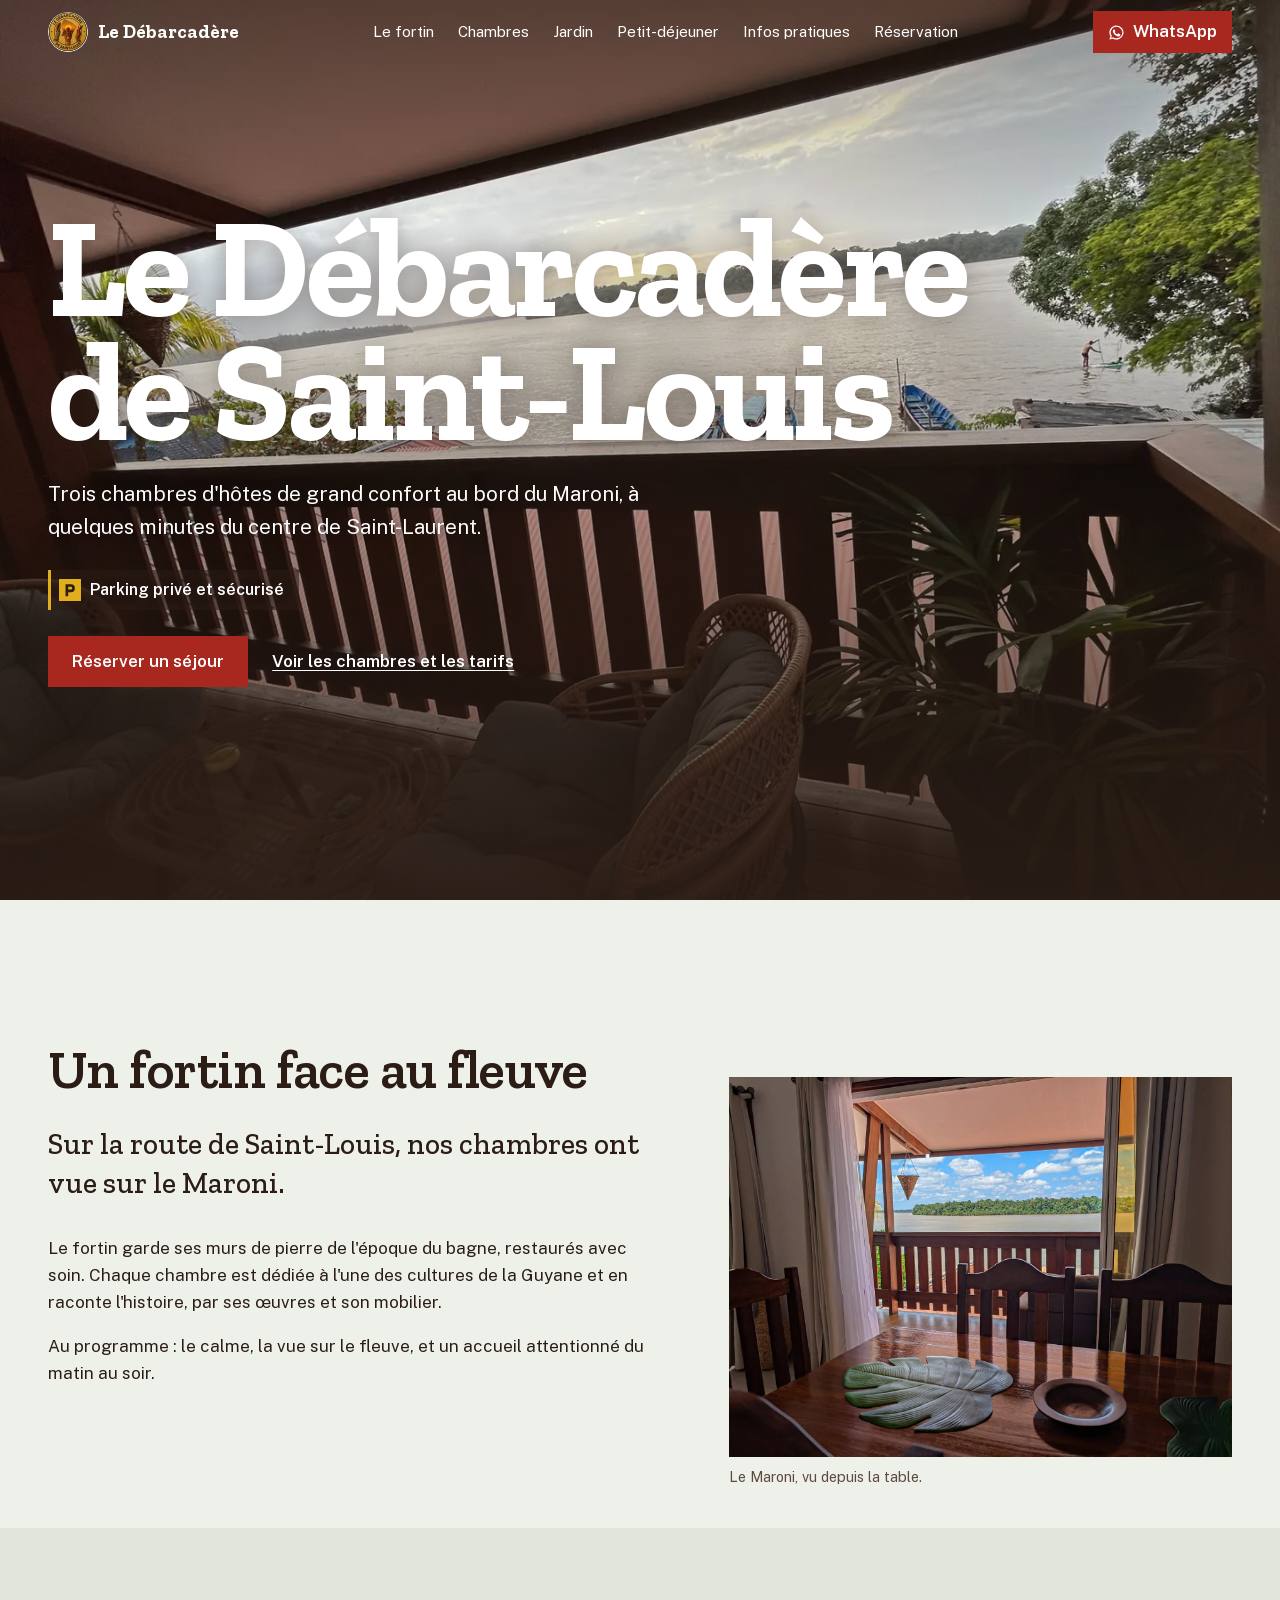
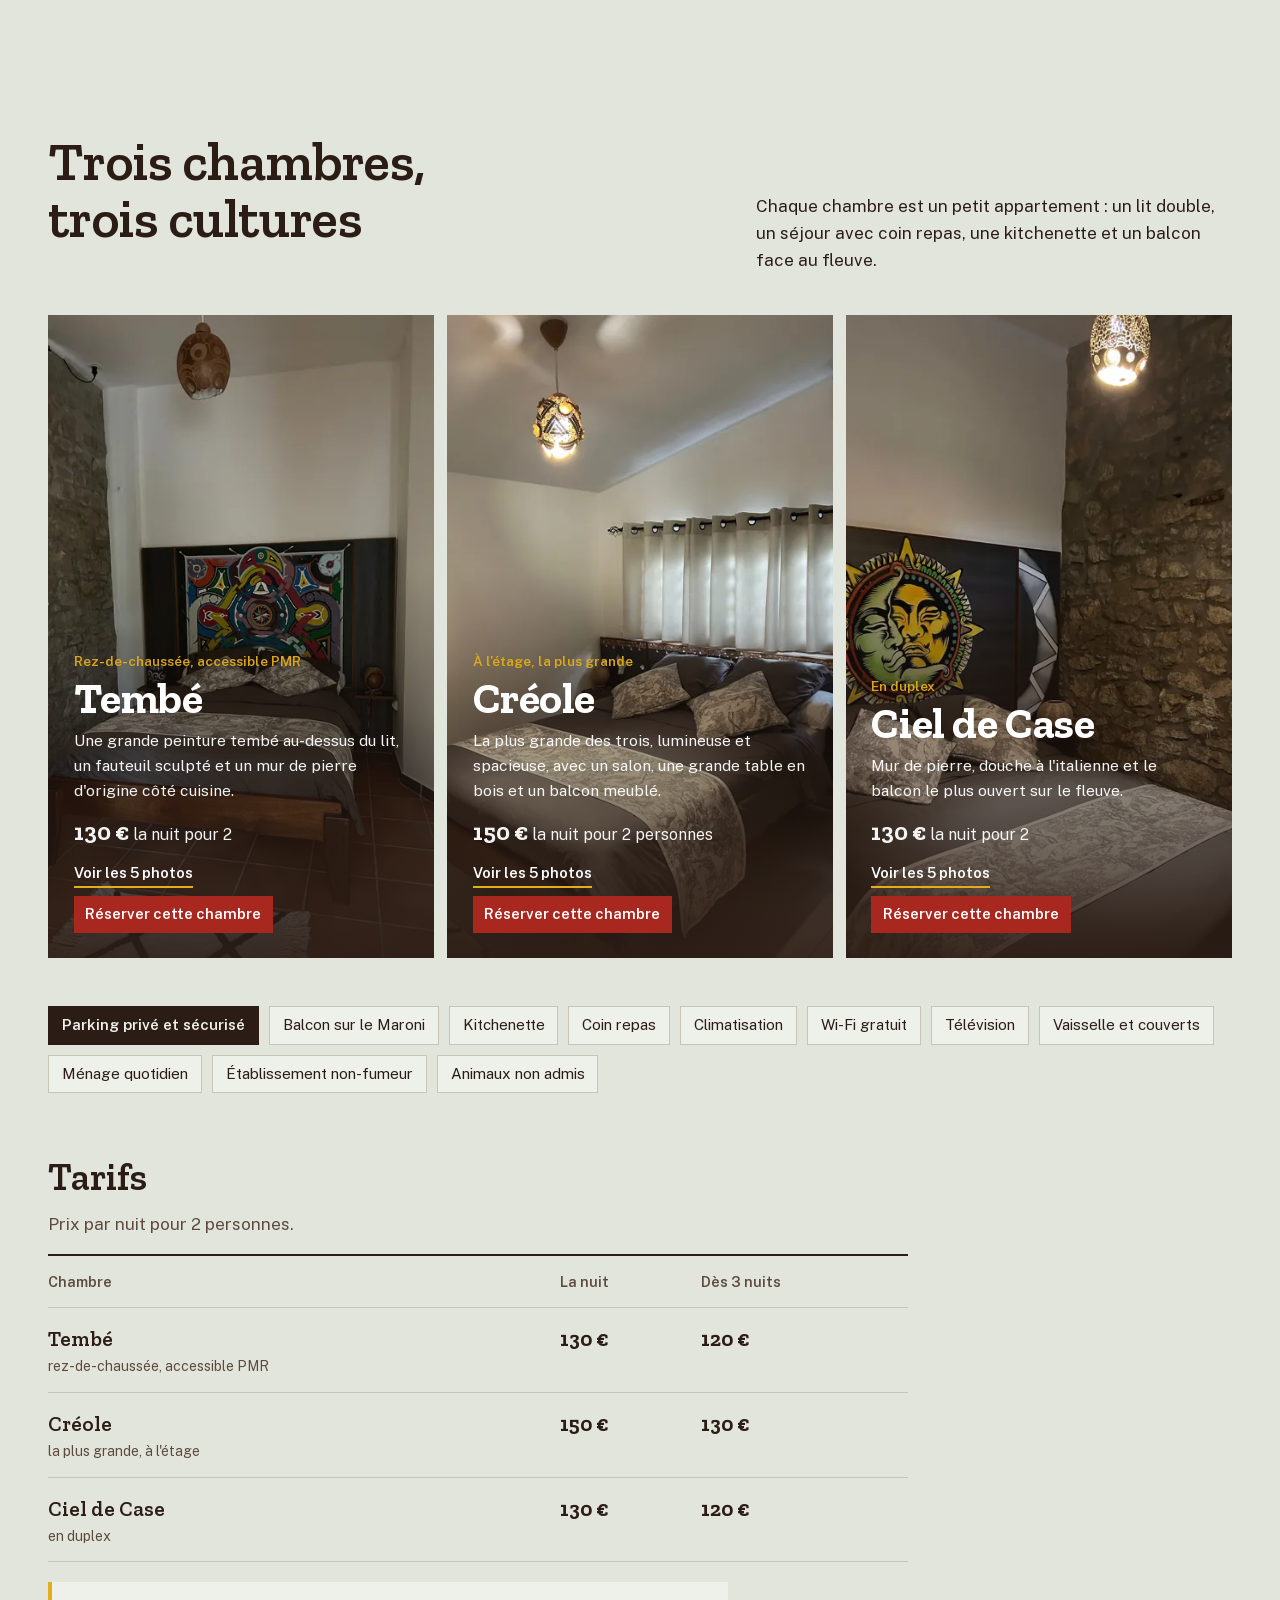
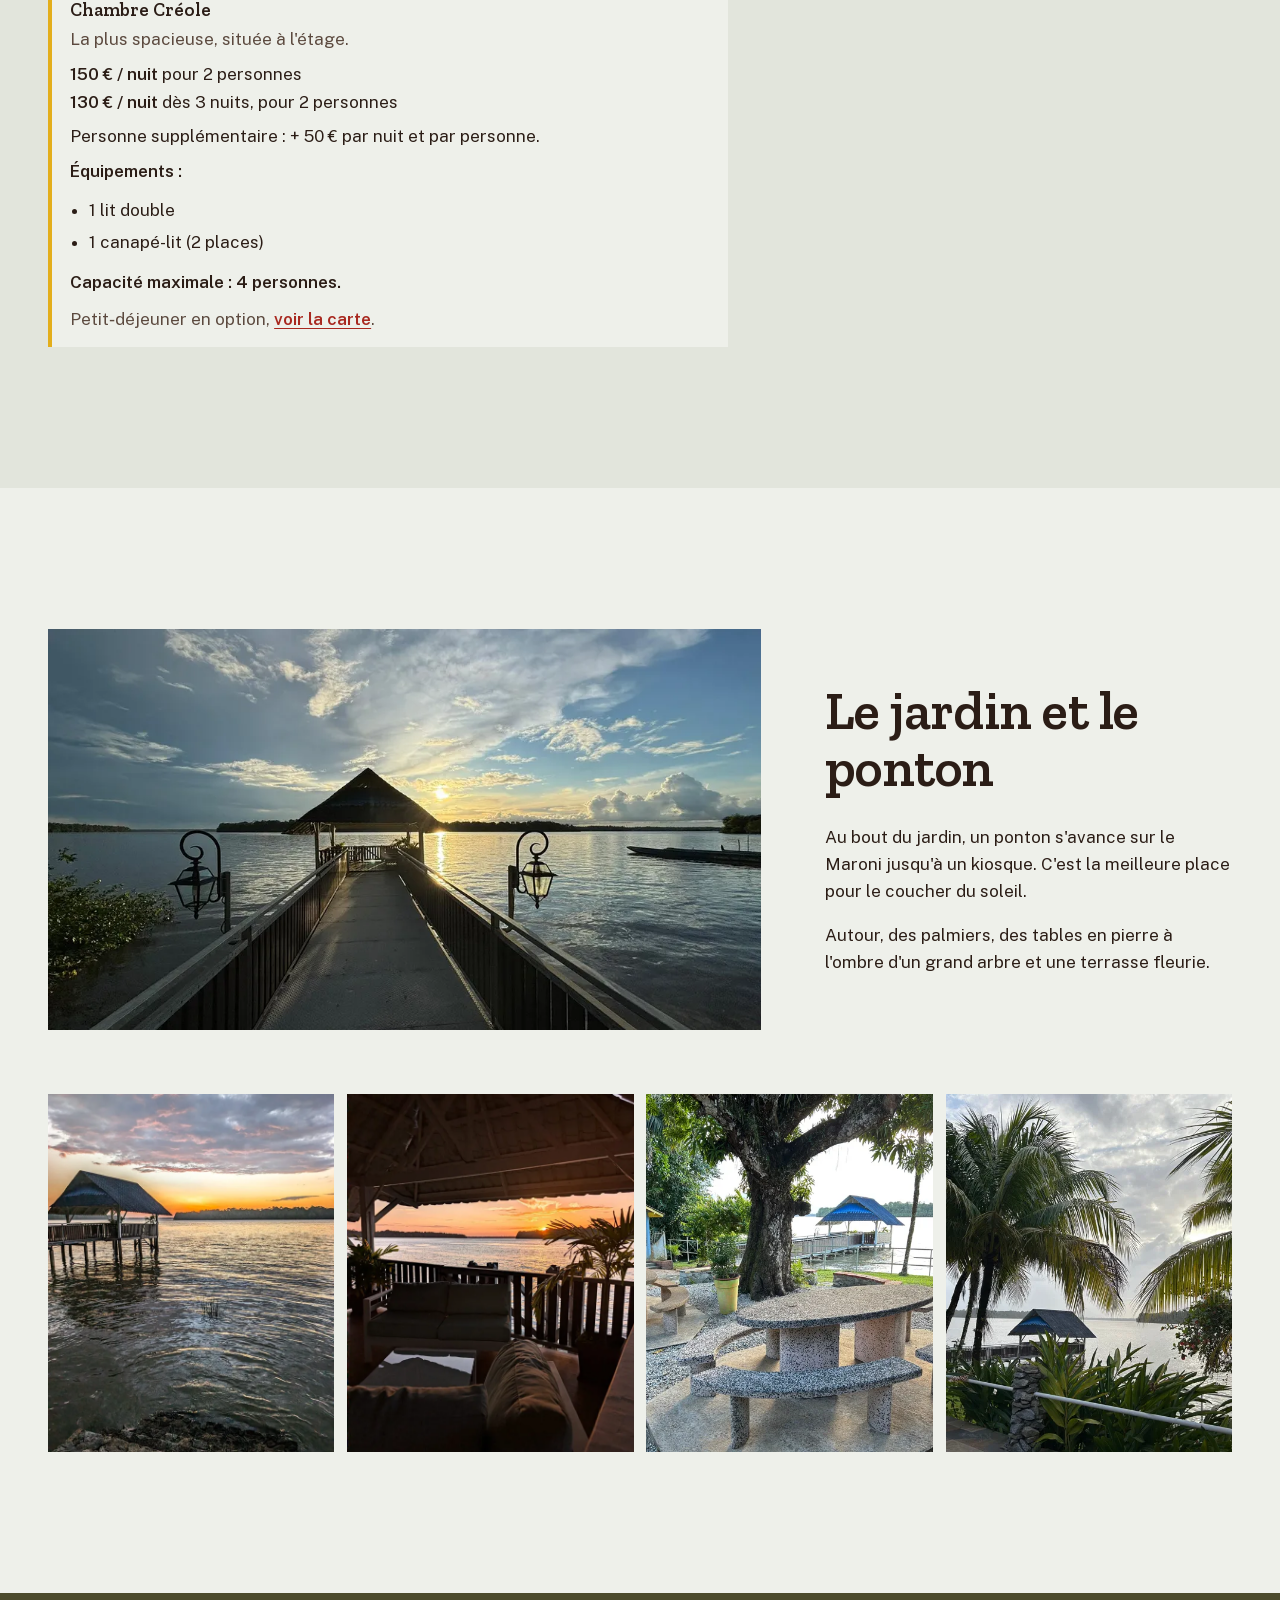
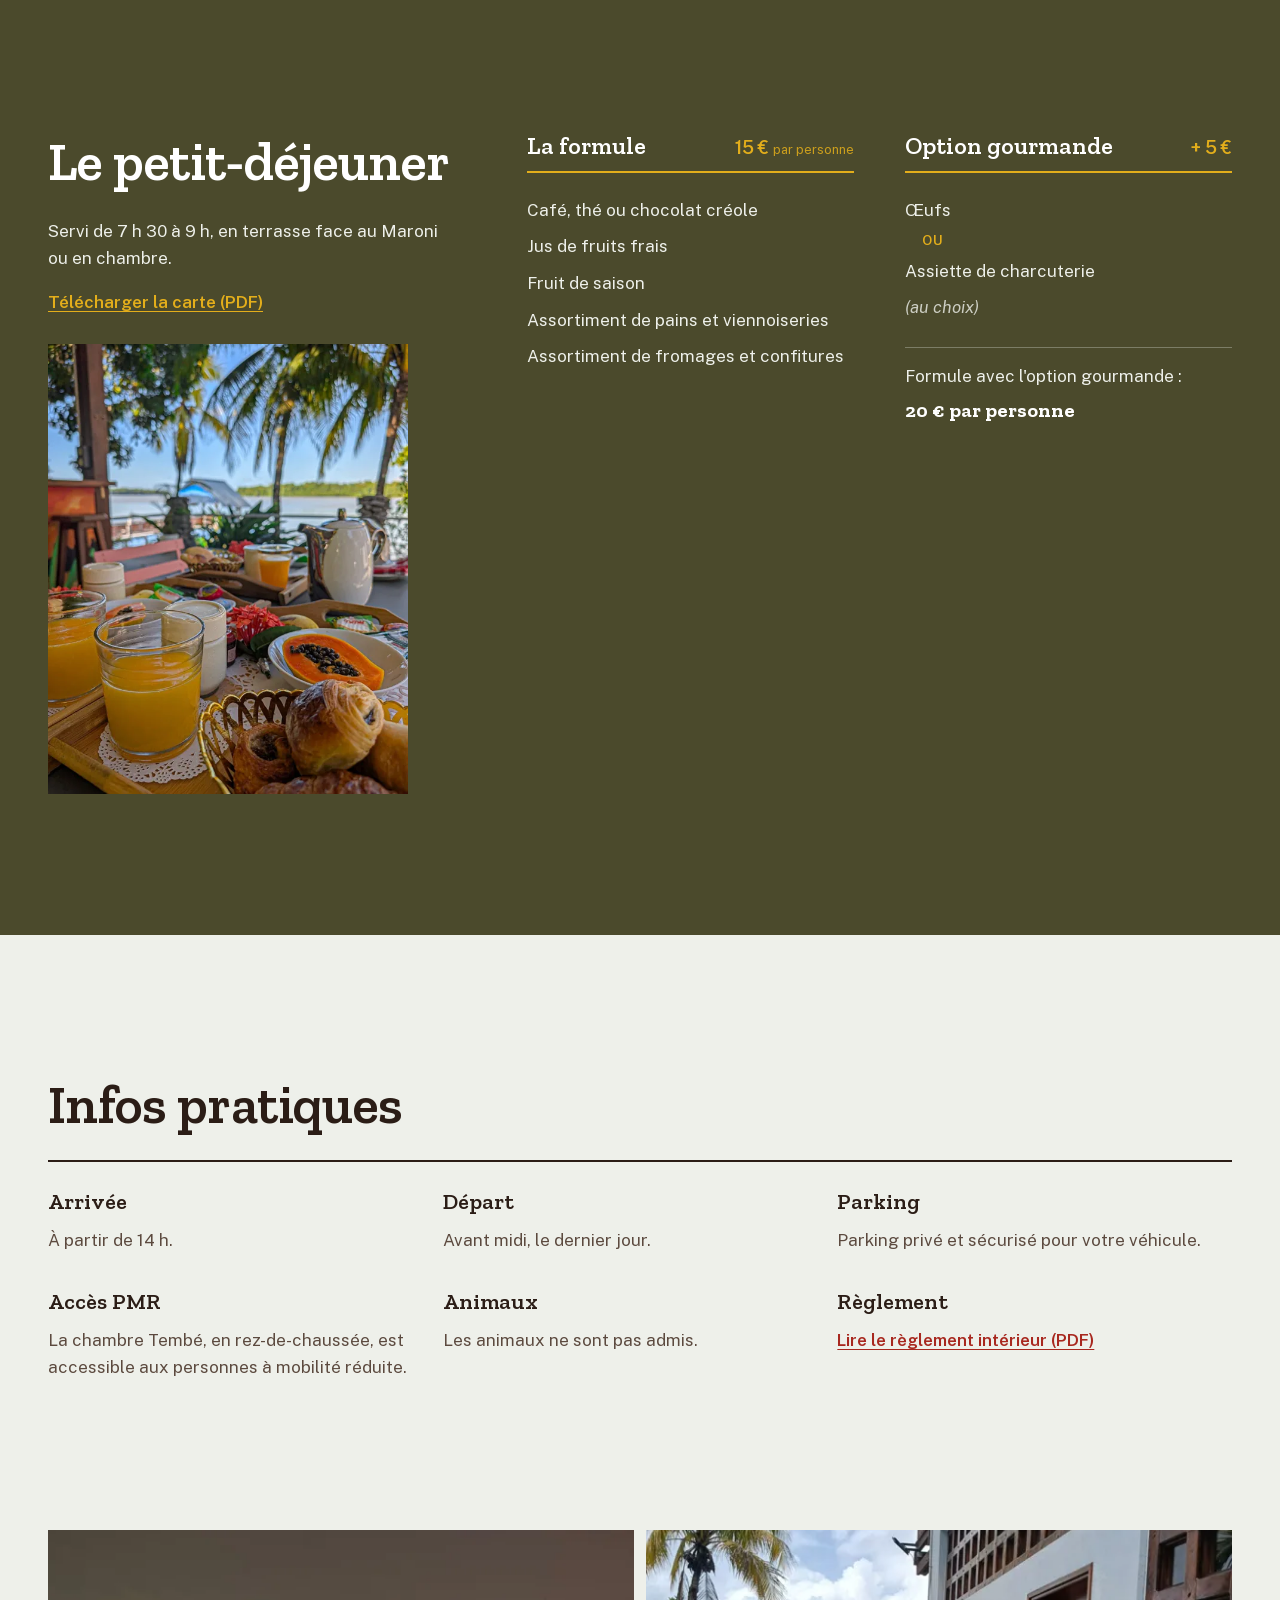
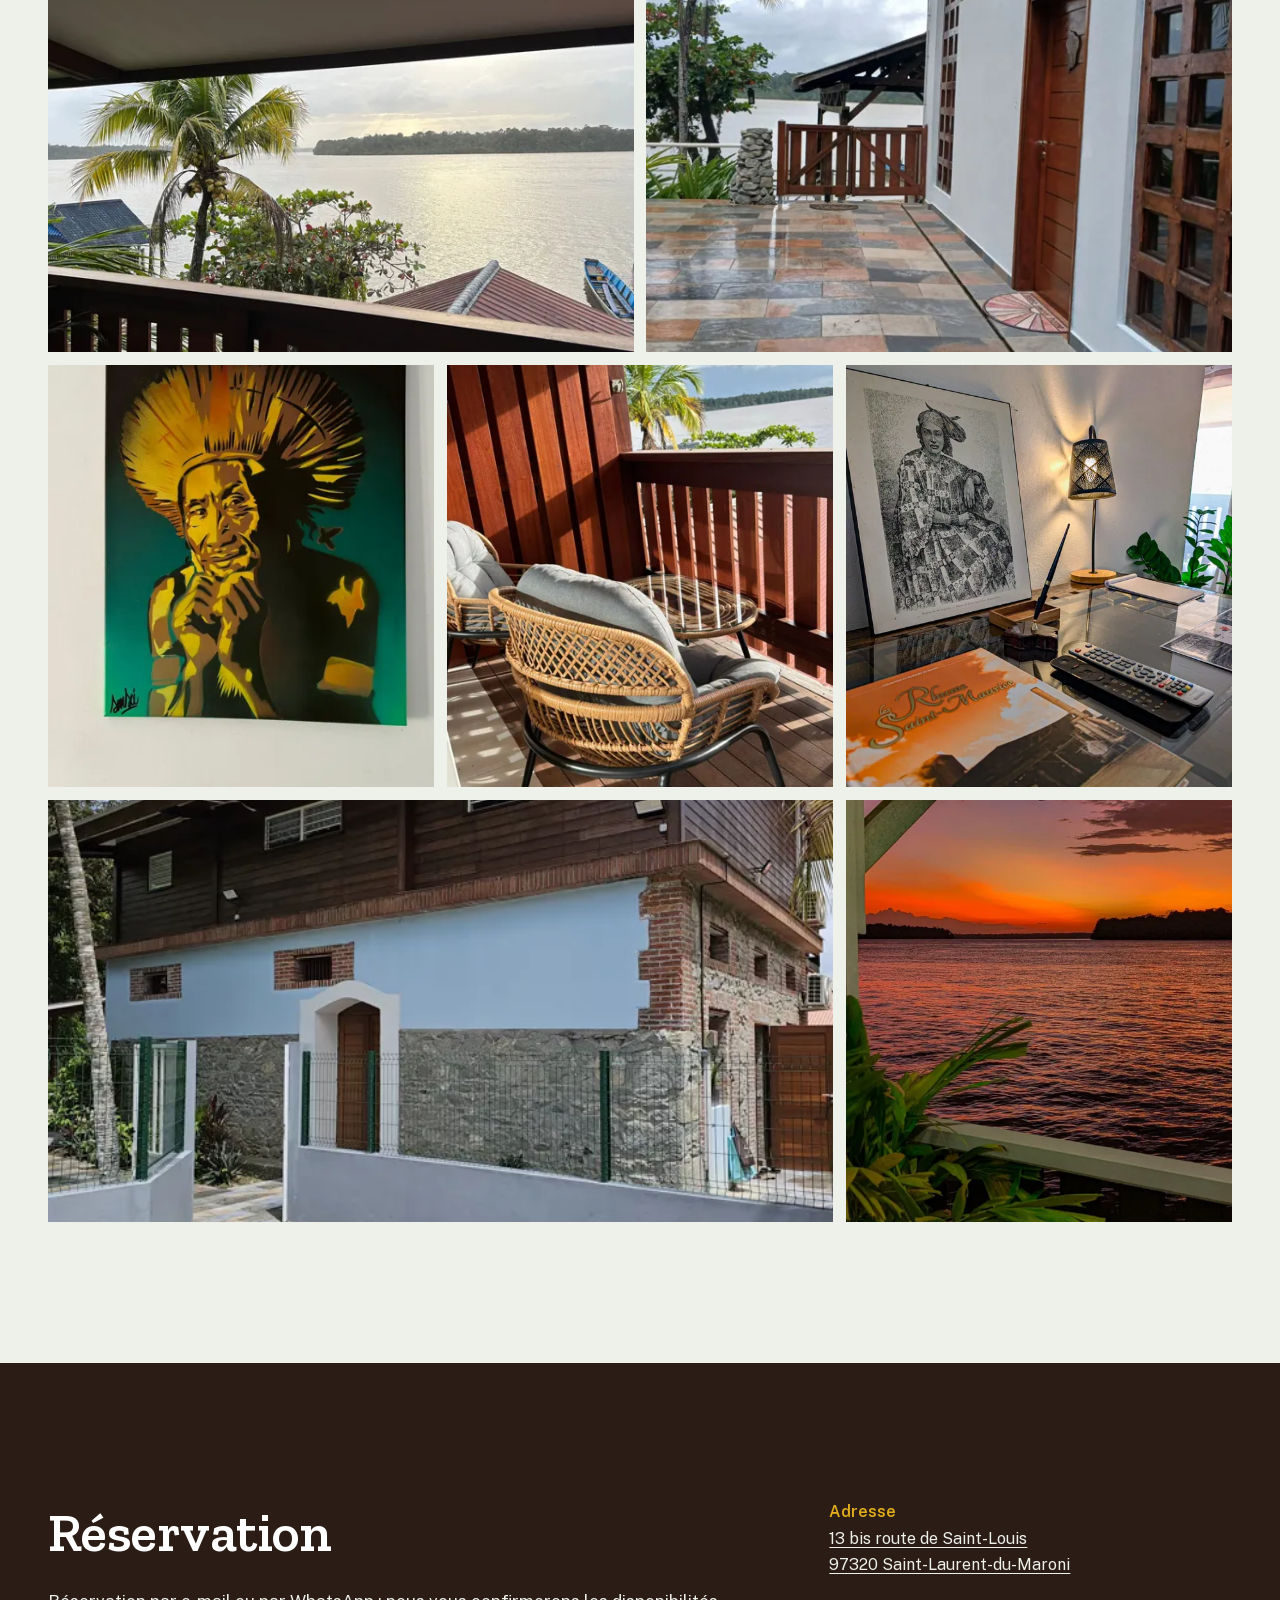
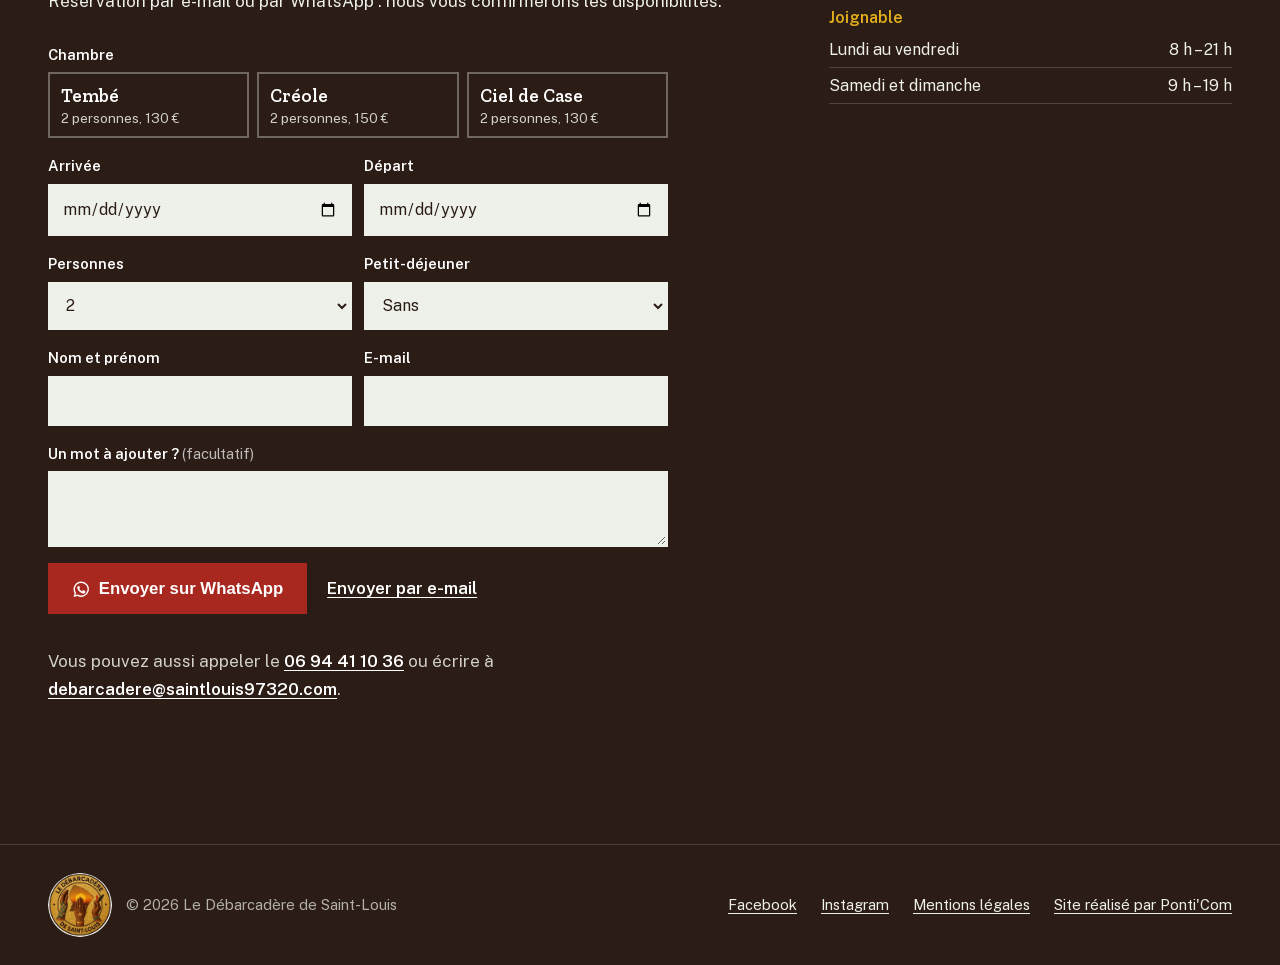
<file: index.html>
<!doctype html>
<html lang="fr">
<head>
<meta charset="utf-8">
<meta name="viewport" content="width=device-width, initial-scale=1">
<title>Le Débarcadère de Saint-Louis — Chambres d'hôtes à Saint-Laurent-du-Maroni</title>
<meta name="description" content="Trois chambres d'hôtes de grand confort au bord du fleuve Maroni, dans un fortin de Saint-Laurent-du-Maroni. Parking privé et sécurisé. Réservation par WhatsApp au 06 94 41 10 36.">
<link rel="canonical" href="https://www.ledebarcaderedesaintlouis97320.com/">
<meta property="og:url" content="https://www.ledebarcaderedesaintlouis97320.com/">
<meta property="og:title" content="Le Débarcadère de Saint-Louis">
<meta property="og:description" content="Chambres d'hôtes au bord du Maroni, à Saint-Laurent-du-Maroni.">
<meta property="og:type" content="website">
<meta property="og:locale" content="fr_FR">
<meta property="og:image" content="https://www.ledebarcaderedesaintlouis97320.com/img/og-debarcadere.jpg">
<meta property="og:image:width" content="1200">
<meta property="og:image:height" content="630">
<meta property="og:image:alt" content="Balcon d'une chambre face au fleuve Maroni">
<meta name="twitter:card" content="summary_large_image">
<meta name="theme-color" content="#2B1D16">
<link rel="preload" href="fonts/ZillaSlab-700.woff2" as="font" type="font/woff2" crossorigin>
<link rel="stylesheet" href="fonts/fonts.css">
<link rel="icon" type="image/png" href="favicon.png">
<link rel="apple-touch-icon" href="apple-touch-icon.png">
<script type="application/ld+json">
{
  "@context": "https://schema.org",
  "@type": "BedAndBreakfast",
  "name": "Le Débarcadère de Saint-Louis",
  "description": "Chambres d'hôtes de grand confort au bord du fleuve Maroni.",
  "telephone": "+594694411036",
  "email": "debarcadere@saintlouis97320.com",
  "address": {
    "@type": "PostalAddress",
    "streetAddress": "13 bis route de Saint-Louis",
    "postalCode": "97320",
    "addressLocality": "Saint-Laurent-du-Maroni",
    "addressRegion": "Guyane",
    "addressCountry": "FR"
  },
  "checkinTime": "14:00",
  "checkoutTime": "12:00",
  "numberOfRooms": 3,
  "priceRange": "130 € – 150 € la nuit",
  "url": "https://www.ledebarcaderedesaintlouis97320.com/",
  "logo": "https://www.ledebarcaderedesaintlouis97320.com/img/logo.webp",
  "image": "https://www.ledebarcaderedesaintlouis97320.com/img/ciel-balcon.webp",
  "amenityFeature": [{"@type":"LocationFeatureSpecification","name":"Chambre accessible PMR","value":true},{"@type":"LocationFeatureSpecification","name":"Parking privé et sécurisé","value":true}],
  "petsAllowed": false,
  "sameAs": [
    "https://www.facebook.com/profile.php?id=61559716842222",
    "https://www.instagram.com/debarcadere_saintlouis/"
  ]
}
</script>
<style>
:root{
  --chaux:#EEF0EA;      /* mur blanchi à la chaux */
  --chaux-2:#E2E5DC;
  --wacapou:#2B1D16;    /* bois sombre, texte */
  --wacapou-2:#5C4A3F;  /* texte secondaire */
  --maroni:#4B4A2C;     /* eau du fleuve */
  --tembe-rouge:#A8281F;
  --tembe-jaune:#E3AE1B;
  --pierre:#C9C4B8;
  --slab:"Zilla Slab",Rockwell,Georgia,serif;
  --sans:"Public Sans",system-ui,sans-serif;
  --gutter:clamp(16px,4vw,48px);
}
*{box-sizing:border-box;margin:0;padding:0}
html{scroll-behavior:smooth;scroll-padding-top:64px;-webkit-text-size-adjust:100%}
body{font-family:var(--sans);font-size:1.0625rem;line-height:1.6;color:var(--wacapou);background:var(--chaux)}
img{display:block;max-width:100%;height:auto}
a{color:inherit;text-underline-offset:.2em;text-decoration-thickness:1px}
:focus-visible{outline:3px solid var(--tembe-jaune);outline-offset:3px}
h1,h2,h3{font-family:var(--slab);line-height:1.05;font-weight:600}
h2{font-size:clamp(2.1rem,5vw,3.4rem);letter-spacing:-.01em;margin-bottom:.5em}
.wrap{padding-inline:var(--gutter);max-width:1320px;margin-inline:auto}
.prose{max-width:36em}
.prose p+p{margin-top:1em}
.sr{position:absolute;width:1px;height:1px;overflow:hidden;clip:rect(0 0 0 0)}

.btn{display:inline-flex;align-items:center;gap:.5em;padding:.8em 1.3em;font-weight:600;text-decoration:none;border:2px solid currentColor;line-height:1.2}
.btn-rouge{background:var(--tembe-rouge);border-color:var(--tembe-rouge);color:#fff}
.btn-rouge:hover{background:#86201A;border-color:#86201A}
.btn svg{width:1.1em;height:1.1em;flex:none}

/* ---- barre du haut ---- */
.bar{position:fixed;inset:0 0 auto;z-index:40;height:64px;display:flex;align-items:center;justify-content:space-between;gap:16px;padding-inline:var(--gutter);color:#fff;transition:background .25s}
.bar.solid{background:var(--wacapou)}
.bar .name{font-family:var(--slab);font-weight:700;font-size:1.2rem;text-decoration:none;white-space:nowrap;display:inline-flex;align-items:center;gap:10px}
.bar .name img{width:40px;height:40px;border-radius:50%}
.bar nav{display:flex;gap:24px;font-size:.95rem}
.bar nav a{text-decoration:none}
.bar nav a:hover{text-decoration:underline}
.bar .tel{font-weight:600;text-decoration:none;display:inline-flex;gap:.45em;align-items:center;padding:.45em .9em;background:var(--tembe-rouge);white-space:nowrap}
.bar .tel svg{width:1em;height:1em}
.bar .right{display:flex;align-items:center;gap:8px}
.burger{display:none;background:none;border:0;color:inherit;cursor:pointer;width:44px;height:44px;position:relative}
.burger span{position:absolute;left:10px;right:10px;height:2px;background:currentColor;transition:transform .2s,opacity .2s}
.burger span:nth-child(1){top:14px}.burger span:nth-child(2){top:21px}.burger span:nth-child(3){top:28px}
.bar.open .burger span:nth-child(1){transform:translateY(7px) rotate(45deg)}
.bar.open .burger span:nth-child(2){opacity:0}
.bar.open .burger span:nth-child(3){transform:translateY(-7px) rotate(-45deg)}
@media (max-width:900px){
  .burger{display:block}
  .bar.open{background:var(--wacapou)}
  .bar nav{display:none;position:fixed;inset:64px 0 auto;flex-direction:column;gap:0;background:var(--wacapou);padding:4px var(--gutter) 20px;box-shadow:0 12px 24px rgba(0,0,0,.25)}
  .bar.open nav{display:flex}
  .bar nav a{padding:15px 0;font-family:var(--slab);font-size:1.35rem;font-weight:600;border-bottom:1px solid rgba(238,240,234,.15)}
  .bar nav a:last-child{border-bottom:0}
}
@media (max-width:400px){.bar .name{font-size:1.05rem}.bar .name img{width:34px;height:34px}}

/* ---- ouverture ---- */
.hero{position:relative;min-height:100svh;min-height:100vh;display:flex;align-items:flex-end;color:#fff;overflow:hidden}
.hero img{position:absolute;inset:0;width:100%;height:100%;object-fit:cover;object-position:62% 55%}
.hero::after{content:"";position:absolute;inset:0;background:linear-gradient(180deg,rgba(43,29,22,.45) 0,rgba(43,29,22,0) 25%,rgba(43,29,22,.25) 45%,rgba(43,29,22,.9) 100%)}
.hero .wrap{position:relative;z-index:1;width:100%;padding-bottom:clamp(40px,8vh,88px)}
.hero h1{font-size:clamp(3rem,11vw,9.5rem);font-weight:700;line-height:.88;letter-spacing:-.025em;text-shadow:0 2px 24px rgba(43,29,22,.35)}
.hero h1 span{display:block}
.hero p{text-shadow:0 1px 8px rgba(43,29,22,.6);font-size:clamp(1.05rem,1.6vw,1.3rem);max-width:30em;margin:1.2em 0 1.6em}
.hero .atout{display:inline-flex;align-items:center;gap:.55em;margin:-.4em 0 1.6em;padding:.45em .9em .45em .5em;background:rgba(43,29,22,.55);border-left:3px solid var(--tembe-jaune);font-weight:600;font-size:1rem}
.hero .atout svg{width:1.4em;height:1.4em;padding:.2em;background:var(--tembe-jaune);color:var(--wacapou)}
.hero .actions{display:flex;flex-wrap:wrap;gap:12px 24px;align-items:center}
.hero .actions a:not(.btn){font-weight:600}
@media (prefers-reduced-motion:no-preference){
  .hero h1{animation:lever 1.1s cubic-bezier(.2,.7,.2,1) both}
  .hero p,.hero .actions{animation:lever 1.1s .25s cubic-bezier(.2,.7,.2,1) both}
  @keyframes lever{from{opacity:0;transform:translateY(24px)}to{opacity:1;transform:none}}
}

section{padding-block:clamp(72px,11vw,144px)}

/* ---- la maison ---- */
.maison .wrap{display:grid;grid-template-columns:minmax(0,6fr) minmax(0,5fr);gap:clamp(32px,6vw,96px);align-items:end}
.maison .lead{font-family:var(--slab);font-size:clamp(1.4rem,2.4vw,1.85rem);line-height:1.3;font-weight:500;margin-bottom:1.1em}
.maison figure{margin-bottom:-20%}
.maison figcaption{font-size:.9rem;color:var(--wacapou-2);margin-top:.6em}
@media (max-width:820px){.maison .wrap{grid-template-columns:1fr}.maison figure{margin-bottom:0}}

/* ---- chambres : trois portes ---- */
.chambres{background:var(--chaux-2);padding-top:clamp(120px,16vw,220px)}
.chambres .intro{display:flex;flex-wrap:wrap;justify-content:space-between;align-items:end;gap:16px 48px;margin-bottom:40px}
.chambres .intro p{max-width:28em}
.portes{display:grid;grid-template-columns:repeat(3,1fr);gap:clamp(8px,1vw,14px)}
.porte{position:relative;color:#fff;overflow:hidden;aspect-ratio:3/5;background:var(--wacapou)}
.porte button{all:unset;cursor:zoom-in;position:absolute;inset:0}
.porte img{width:100%;height:100%;object-fit:cover;transition:transform .6s ease}
.porte:hover img{transform:scale(1.03)}
.porte::after{content:"";position:absolute;inset:40% 0 0;background:linear-gradient(transparent,rgba(43,29,22,.92));pointer-events:none}
.porte .txt{position:absolute;inset:auto 0 0;padding:clamp(18px,2vw,28px);z-index:1;pointer-events:none}
.porte h3{font-size:clamp(2rem,3.4vw,3rem);font-weight:700;letter-spacing:-.01em}
.porte p{margin-top:.4em;font-size:.98rem;max-width:24em;opacity:.95}
@media (max-width:820px){
  .portes{grid-template-columns:none;grid-auto-flow:column;grid-auto-columns:82%;overflow-x:auto;scroll-snap-type:x mandatory;margin-inline:calc(var(--gutter)*-1);padding-inline:var(--gutter);scrollbar-width:none}
  .portes::-webkit-scrollbar{display:none}
  .porte{scroll-snap-align:start;aspect-ratio:3/4.4}
}
.porte .voir{display:inline-block;margin-top:.8em;font-weight:600;font-size:.92rem;border-bottom:2px solid var(--tembe-jaune);padding-bottom:1px}
.porte button:focus-visible{outline:3px solid var(--tembe-jaune);outline-offset:-6px}
.porte .niveau{font-size:.85rem;font-weight:600;color:var(--tembe-jaune);margin:0 0 .2em}
.porte .prix-ch{margin-top:.6em;font-size:1rem}
.porte .prix-ch strong{font-family:var(--slab);font-size:1.5rem;font-weight:700}
.porte .liens{display:flex;flex-wrap:wrap;gap:8px 20px;align-items:center;margin-top:.6em}
.porte .voir{margin-top:0}
.porte .resa{pointer-events:auto;position:relative;z-index:2;font-weight:600;font-size:.92rem;color:#fff;background:var(--tembe-rouge);padding:.45em .8em;text-decoration:none}
.porte .resa:hover{background:#86201A}
.tarifs{margin-top:64px;max-width:860px}
.tarifs h3{font-size:clamp(1.8rem,3.5vw,2.4rem);margin-bottom:.5em}
.table-wrap{overflow-x:auto}
.tarifs table{width:100%;border-collapse:collapse;border-top:2px solid var(--wacapou)}
.tarifs th,.tarifs td{text-align:left;padding:14px 16px 14px 0;border-bottom:1px solid var(--pierre);vertical-align:top}
.tarifs thead th{font-size:.9rem;font-weight:600;color:var(--wacapou-2)}
.tarifs tbody th{font-family:var(--slab);font-size:1.3rem;font-weight:600}
.tarifs tbody th span{display:block;font-family:var(--sans);font-size:.88rem;font-weight:400;color:var(--wacapou-2)}
.tarifs td{font-family:var(--slab);font-size:1.3rem;font-weight:700;white-space:nowrap}
.tarifs-sous{margin:-.3em 0 .9em;color:var(--wacapou-2)}
.tarifs .note{margin-top:20px;max-width:40em;padding:14px 18px;background:var(--chaux);border-left:4px solid var(--tembe-jaune)}
.tarifs .note-t{font-family:var(--slab);font-size:1.15rem;font-weight:600}
.tarifs .note ul{margin:.5em 0 .6em 1.1em}
.tarifs .note li{padding:.15em 0}
.tarifs .note-sous{color:var(--wacapou-2);margin-bottom:.5em}
.tarifs .note-prix{margin-bottom:.4em}
.tarifs .note-eq{margin-top:.5em;font-weight:600}
.tarifs .note-cap{font-weight:600;margin-bottom:.6em}
.tarifs .note-pdj{color:var(--wacapou-2)}
.tarifs .note-pdj a{color:var(--tembe-rouge);font-weight:600}
@media (max-width:520px){.tarifs th,.tarifs td{padding-right:10px}.tarifs tbody th,.tarifs td{font-size:1.15rem}.tarifs thead th{font-size:.82rem}}
.equip{margin-top:48px;display:flex;flex-wrap:wrap;gap:10px}
.equip li.fort{background:var(--wacapou);color:var(--chaux);border-color:var(--wacapou);font-weight:600}
.equip li{list-style:none;padding:.4em .85em;border:1px solid var(--pierre);font-size:.95rem;background:var(--chaux)}

/* ---- jardin et ponton ---- */
.ponton .wrap{display:grid;grid-template-columns:minmax(0,7fr) minmax(0,4fr);gap:clamp(24px,5vw,72px);align-items:center}
.ponton button{all:unset;cursor:zoom-in;display:block;overflow:hidden}
.ponton button:focus-visible{outline:3px solid var(--tembe-rouge);outline-offset:3px}
.ponton-main img{width:100%;aspect-ratio:16/9;object-fit:cover}
.ponton-grid{grid-column:1/-1;display:grid;grid-template-columns:repeat(4,1fr);gap:clamp(8px,1vw,14px)}
.ponton-grid img{width:100%;aspect-ratio:4/5;object-fit:cover}
@media (max-width:820px){.ponton .wrap{grid-template-columns:1fr}.ponton-grid{grid-template-columns:1fr 1fr}}

/* ---- petit-déjeuner ---- */
.pdj{background:var(--maroni);color:var(--chaux)}
.pdj .wrap{display:grid;grid-template-columns:minmax(0,4fr) minmax(0,7fr);gap:clamp(32px,6vw,96px)}
.pdj h2{color:#fff}
.pdj .prose a{color:var(--tembe-jaune);font-weight:600}
.formules{display:grid;grid-template-columns:1fr 1fr;gap:clamp(24px,4vw,56px)}
.pdj-photo{margin-top:28px;width:100%;max-width:360px;aspect-ratio:4/5;object-fit:cover}
.formule h3{font-size:1.5rem;color:#fff;display:flex;justify-content:space-between;align-items:baseline;gap:12px;padding-bottom:.5em;margin-bottom:.8em;border-bottom:2px solid var(--tembe-jaune)}
.formule .prix{font-family:var(--sans);font-size:1.15rem;font-weight:600;color:var(--tembe-jaune);white-space:nowrap}
.formule ul{list-style:none}
.formule li{padding:.28em 0}
.formule .prix small{font-size:.8rem;font-weight:400;opacity:.85}
.formule .total{margin-top:1.2em;padding-top:.9em;border-top:1px solid rgba(238,240,234,.3)}
.formule .total strong{display:block;margin-top:.2em;color:#fff;font-family:var(--slab);font-size:1.25rem}
@media (max-width:900px){.pdj .wrap,.formules{grid-template-columns:1fr}}

/* ---- infos pratiques ---- */
.infos dl{display:grid;grid-template-columns:repeat(3,minmax(0,1fr));border-top:2px solid var(--wacapou);margin-top:12px}
.infos dl>div{padding:22px 24px 8px 0}
.infos dt{font-family:var(--slab);font-size:1.4rem;font-weight:600;margin-bottom:.3em}
.infos dd{color:var(--wacapou-2)}
.infos dd a{color:var(--tembe-rouge);font-weight:600}
@media (max-width:900px){.infos dl{grid-template-columns:1fr 1fr}}
@media (max-width:520px){.infos dl{grid-template-columns:1fr}.infos dl>div{border-bottom:1px solid var(--pierre);padding-bottom:18px}}

/* ---- galerie ---- */
.galerie{padding-top:0}
.grille{display:grid;grid-template-columns:repeat(6,1fr);grid-auto-rows:clamp(120px,16vw,220px);gap:clamp(8px,1vw,14px)}
.grille button{all:unset;cursor:zoom-in;overflow:hidden;display:block;background:var(--chaux-2)}
.grille button:focus-visible{outline:3px solid var(--tembe-rouge);outline-offset:2px}
.grille img{width:100%;height:100%;object-fit:cover}
.grille .g7 img{object-position:50% 40%}
.grille .g1,.grille .g2{grid-column:span 3;grid-row:span 2}
.grille .g3,.grille .g4,.grille .g5{grid-column:span 2;grid-row:span 2}
.grille .g6{grid-column:span 4;grid-row:span 2}.grille .g7{grid-column:span 2;grid-row:span 2}
@media (max-width:700px){.grille{grid-template-columns:1fr 1fr;grid-auto-rows:44vw}.grille button{grid-column:auto!important;grid-row:auto!important}.grille .g1,.grille .g6,.grille .g7{grid-column:span 2!important}}

.lightbox{position:fixed;inset:0;z-index:100;background:rgba(20,13,10,.95);display:none;align-items:center;justify-content:center;padding:56px 12px}
.lightbox.open{display:flex}
.lightbox img{max-height:100%;max-width:100%;object-fit:contain}
.lightbox button{position:absolute;background:none;border:0;color:#fff;font-size:2.4rem;cursor:pointer;padding:6px 16px;line-height:1}
.lightbox figure{display:flex;flex-direction:column;align-items:center;max-height:100%;max-width:100%}
.lightbox figcaption{color:#fff;font-size:.95rem;margin-top:10px;text-align:center}
.lightbox figure img{max-height:calc(100vh - 150px)}
.lightbox .lb-share{top:10px;left:10px;font:inherit;font-size:.92rem;font-weight:600;padding:.55em .9em;background:var(--chaux);color:var(--wacapou)}
.lightbox .lb-share[hidden]{display:none}
.lb-msg{position:absolute;top:58px;left:10px;margin:0;color:var(--tembe-jaune);font-weight:600;font-size:.92rem}
.lb-close{top:6px;right:6px}.lb-prev{left:0;top:50%;transform:translateY(-50%)}.lb-next{right:0;top:50%;transform:translateY(-50%)}

/* ---- contact ---- */
.contact{background:var(--wacapou);color:var(--chaux)}
.contact .wrap{display:grid;grid-template-columns:minmax(0,7fr) minmax(0,4fr);gap:clamp(40px,6vw,96px);align-items:start}
.contact h2{color:#fff}
.btn-wa{font-size:1.1rem;margin:.6em 0 .2em}
.contact .autres{margin-top:2em;color:rgba(238,240,234,.85)}
.contact .autres a{font-weight:600;color:#fff}
.contact .autres .mail{font-size:inherit;word-break:normal;overflow-wrap:anywhere}
.resa-form{margin-top:1.6em;display:grid;gap:16px;max-width:620px}
.resa-form label{display:grid;gap:6px;font-size:.92rem;font-weight:600;color:#fff}
.resa-form .opt{font-weight:400;opacity:.7}
.resa-form input:not([type=radio]),.resa-form select,.resa-form textarea{font:inherit;font-weight:400;font-size:1rem;color:var(--wacapou);background:var(--chaux);border:2px solid var(--chaux);border-radius:0;padding:.65em .75em;width:100%;min-height:48px}
.resa-form textarea{resize:vertical;min-height:0}
.resa-form :is(input,select,textarea):focus-visible{outline:3px solid var(--tembe-jaune);outline-offset:1px}
.resa-form [aria-invalid=true]{border-color:#E8735F}
.f-row{display:grid;grid-template-columns:1fr 1fr;gap:12px}
.f-chambres{border:0;display:grid;grid-template-columns:repeat(3,1fr);gap:8px}
.f-chambres legend{font-size:.92rem;font-weight:600;color:#fff;margin-bottom:6px}
.f-chambres label{position:relative;cursor:pointer}
.f-chambres input{position:absolute;opacity:0;inset:0;cursor:pointer}
.f-chambres span{display:block;padding:.7em .8em;border:2px solid rgba(238,240,234,.35);font-weight:400;font-size:.85rem;line-height:1.35;color:rgba(238,240,234,.85)}
.f-chambres b{display:block;font-family:var(--slab);font-size:1.15rem;font-weight:600;color:#fff}
.f-chambres input:checked+span{border-color:var(--tembe-jaune);background:rgba(227,174,27,.12)}
.f-chambres input:focus-visible+span{outline:3px solid var(--tembe-jaune);outline-offset:2px}
.estim{border-left:4px solid var(--tembe-jaune);background:rgba(238,240,234,.07);padding:14px 16px;font-size:.95rem}
.estim ul{list-style:none;display:grid;gap:3px}
.estim li{display:flex;justify-content:space-between;gap:16px}
.estim .tot{margin-top:8px;padding-top:8px;border-top:1px solid rgba(238,240,234,.25);font-weight:600;color:#fff}
.estim .tot span:last-child{font-family:var(--slab);font-size:1.4rem}
.estim small{display:block;margin-top:8px;opacity:.75}
.f-err{color:#F3A08F;font-weight:600;min-height:0}
.f-err:empty{display:none}
.f-actions{display:flex;flex-wrap:wrap;gap:12px 20px;align-items:center}
.f-actions .btn{font-size:1.05rem;cursor:pointer}
.mail-box{border:1px solid rgba(238,240,234,.3);padding:14px 16px;font-size:.95rem}
.mb-btns{display:flex;flex-wrap:wrap;gap:8px;margin-top:10px}
.mb-btns a,.mb-btns button{font:inherit;font-weight:600;font-size:.92rem;color:var(--wacapou);background:var(--chaux);border:0;padding:.55em .9em;text-decoration:none;cursor:pointer}
.mb-msg{margin-top:8px;color:var(--tembe-jaune);font-weight:600}
.mb-msg:empty{display:none}
.f-mail{background:none;border:0;color:#fff;font:inherit;font-weight:600;text-decoration:underline;text-underline-offset:.2em;cursor:pointer;padding:.5em 0}
@media (max-width:560px){.f-chambres{grid-template-columns:1fr}.f-row{grid-template-columns:1fr}}
.contact .big{display:inline-block;font-family:var(--slab);font-weight:700;font-size:clamp(2rem,5vw,3.4rem);line-height:1;letter-spacing:-.02em;color:#fff;text-decoration:none;margin:.25em 0 .35em;border-bottom:4px solid var(--tembe-rouge)}
.contact .big:hover{border-color:var(--tembe-jaune)}
.contact .mail{font-size:clamp(1.05rem,2vw,1.3rem);font-weight:600;word-break:break-all}
.contact aside{display:grid;gap:32px;font-size:1rem}
.contact h3{font-family:var(--sans);font-size:1rem;font-weight:600;color:var(--tembe-jaune);margin-bottom:.35em}
.contact table{border-collapse:collapse;width:100%}
.contact td{padding:.3em 0;border-bottom:1px solid rgba(238,240,234,.18)}
.contact td+td{text-align:right}
@media (max-width:860px){.contact .wrap{grid-template-columns:1fr}}

footer{background:var(--wacapou);color:rgba(238,240,234,.7);border-top:1px solid rgba(238,240,234,.15);padding:28px 0;font-size:.92rem}
footer .wrap{display:flex;flex-wrap:wrap;justify-content:space-between;align-items:center;gap:16px 32px}
footer .foot-id{display:flex;align-items:center;gap:14px}
footer .foot-id img{width:64px;height:64px;border-radius:50%}
footer ul{display:flex;gap:24px;list-style:none}
footer a{color:var(--chaux)}
.formule li.ou{padding:.1em 0 .1em 1.2em;font-weight:700;text-transform:uppercase;letter-spacing:.08em;font-size:.85rem;color:var(--tembe-jaune)}
.formule li.choix{font-style:italic;opacity:.8}
</style>
</head>
<body>

<svg width="0" height="0" style="position:absolute" aria-hidden="true">
  <symbol id="i-tel" viewBox="0 0 24 24"><path fill="currentColor" d="M6.6 10.8a15.1 15.1 0 0 0 6.6 6.6l2.2-2.2a1 1 0 0 1 1-.25 11.4 11.4 0 0 0 3.6.57 1 1 0 0 1 1 1V20a1 1 0 0 1-1 1A17 17 0 0 1 3 4a1 1 0 0 1 1-1h3.5a1 1 0 0 1 1 1c0 1.25.2 2.45.57 3.57a1 1 0 0 1-.25 1z"/></symbol>
  <symbol id="i-parking" viewBox="0 0 24 24"><path fill="currentColor" d="M5 3h8a6 6 0 0 1 0 12h-4v6H5zm4 4v4h4a2 2 0 0 0 0-4z"/></symbol>
  <symbol id="i-wa" viewBox="0 0 24 24"><path fill="currentColor" d="M12 2a10 10 0 0 0-8.6 15.1L2 22l5-1.3A10 10 0 1 0 12 2zm0 18.2a8.2 8.2 0 0 1-4.2-1.2l-.3-.2-3 .8.8-2.9-.2-.3A8.2 8.2 0 1 1 12 20.2zm4.5-6.1c-.2-.1-1.5-.7-1.7-.8s-.4-.1-.6.1-.7.8-.8 1-.3.2-.5.1a6.7 6.7 0 0 1-3.3-2.9c-.3-.4.3-.4.7-1.3.1-.2 0-.3 0-.4l-.8-1.8c-.2-.5-.4-.4-.6-.4h-.5a1 1 0 0 0-.7.3 3 3 0 0 0-.9 2.2 5.2 5.2 0 0 0 1.1 2.7 11.8 11.8 0 0 0 4.5 4c1.7.7 2.3.8 3.2.6.5-.1 1.5-.6 1.7-1.2s.2-1.1.2-1.2-.2-.2-.5-.3z"/></symbol>
</svg>

<header class="bar" id="bar">
  <a class="name" href="#top"><img src="img/logo.webp" alt="" width="40" height="40">Le Débarcadère</a>
  <nav id="menu" aria-label="Navigation principale">
    <a href="#maison">Le fortin</a>
    <a href="#chambres">Chambres</a>
    <a href="#jardin">Jardin</a>
    <a href="#petit-dejeuner">Petit-déjeuner</a>
    <a href="#infos">Infos pratiques</a>
    <a href="#contact">Réservation</a>
  </nav>
  <div class="right">
    <a class="tel" href="https://wa.me/594694411036?text=Bonjour%2C%20je%20souhaite%20r%C3%A9server%20au%20D%C3%A9barcad%C3%A8re%20de%20Saint-Louis.%0AChambre%20%3A%20%0ADates%20%3A%20du%20%E2%80%A6%20au%20%E2%80%A6%0ANombre%20de%20personnes%20%3A%20" target="_blank" rel="noopener" aria-label="Réserver sur WhatsApp"><svg aria-hidden="true"><use href="#i-wa"/></svg><span class="num">WhatsApp</span></a>
    <button class="burger" type="button" aria-label="Ouvrir le menu" aria-expanded="false" aria-controls="menu"><span></span><span></span><span></span></button>
  </div>
</header>

<main id="top">
<section class="hero" aria-labelledby="titre">
  <img src="img/ciel-balcon.webp" alt="" width="1800" height="1012" fetchpriority="high">
  <div class="wrap">
    <h1 id="titre"><span>Le Débarcadère</span> <span>de Saint‑Louis</span></h1>
    <p>Trois chambres d'hôtes de grand confort au bord du Maroni, à quelques minutes du centre de Saint-Laurent.</p>
    <p class="atout"><svg aria-hidden="true"><use href="#i-parking"/></svg>Parking privé et sécurisé</p>
    <div class="actions">
      <a class="btn btn-rouge" href="#contact">Réserver un séjour</a>
      <a href="#chambres">Voir les chambres et les tarifs</a>
    </div>
  </div>
</section>

<section class="maison" id="maison">
  <div class="wrap">
    <div class="prose">
      <h2>Un fortin face au fleuve</h2>
      <p class="lead">Sur la route de Saint-Louis, nos chambres ont vue sur le Maroni.</p>
      <p>Le fortin garde ses murs de pierre de l'époque du bagne, restaurés avec soin. Chaque chambre est dédiée à l'une des cultures de la Guyane et en raconte l'histoire, par ses œuvres et son mobilier.</p>
      <p>Au programme : le calme, la vue sur le fleuve, et un accueil attentionné du matin au soir.</p>
    </div>
    <figure>
      <img src="img/table-vue-fleuve.webp" alt="Table en bois devant une baie ouverte sur le balcon et le fleuve Maroni" width="1600" height="1205" loading="lazy">
      <figcaption>Le Maroni, vu depuis la table.</figcaption>
    </figure>
  </div>
</section>

<section class="chambres" id="chambres">
  <div class="wrap">
    <div class="intro">
      <h2>Trois chambres,<br>trois cultures</h2>
      <p>Chaque chambre est un petit appartement : un lit double, un séjour avec coin repas, une kitchenette et un balcon face au fleuve.</p>
    </div>
    <div class="portes">
      <article class="porte" id="chambre-tembe">
        <img src="img/tembe-lit-sm.webp" alt="" width="600" height="800" loading="lazy">
        <button type="button" data-set="tembe" aria-label="Voir les photos de la chambre Tembé"></button>
        <div class="txt"><p class="niveau">Rez-de-chaussée, accessible PMR</p><h3>Tembé</h3><p>Une grande peinture tembé au-dessus du lit, un fauteuil sculpté et un mur de pierre d'origine côté cuisine.</p><p class="prix-ch"><strong>130&nbsp;€</strong> la nuit pour 2</p><div class="liens"><span class="voir">Voir les 5 photos</span><a class="resa" href="#contact" data-room="tembe">Réserver cette chambre</a></div></div>
      </article>
      <article class="porte" id="chambre-creole">
        <img src="img/creole-lit-sm.webp" alt="" width="600" height="1066" loading="lazy">
        <button type="button" data-set="creole" aria-label="Voir les photos de la chambre Créole"></button>
        <div class="txt"><p class="niveau">À l'étage, la plus grande</p><h3>Créole</h3><p>La plus grande des trois, lumineuse et spacieuse, avec un salon, une grande table en bois et un balcon meublé.</p><p class="prix-ch"><strong>150&nbsp;€</strong> la nuit pour 2 personnes</p><div class="liens"><span class="voir">Voir les 5 photos</span><a class="resa" href="#contact" data-room="creole">Réserver cette chambre</a></div></div>
      </article>
      <article class="porte" id="chambre-ciel-de-case">
        <img src="img/ciel-lit-sm.webp" alt="" width="600" height="1066" loading="lazy">
        <button type="button" data-set="ciel" aria-label="Voir les photos de la chambre Ciel de Case"></button>
        <div class="txt"><p class="niveau">En duplex</p><h3>Ciel de Case</h3><p>Mur de pierre, douche à l'italienne et le balcon le plus ouvert sur le fleuve.</p><p class="prix-ch"><strong>130&nbsp;€</strong> la nuit pour 2</p><div class="liens"><span class="voir">Voir les 5 photos</span><a class="resa" href="#contact" data-room="ciel">Réserver cette chambre</a></div></div>
      </article>
    </div>
    <ul class="equip" aria-label="Équipements des chambres">
      <li class="fort">Parking privé et sécurisé</li><li>Balcon sur le Maroni</li><li>Kitchenette</li><li>Coin repas</li><li>Climatisation</li><li>Wi-Fi gratuit</li><li>Télévision</li><li>Vaisselle et couverts</li><li>Ménage quotidien</li><li>Établissement non-fumeur</li><li>Animaux non admis</li>
    </ul>
    <div class="tarifs" id="tarifs">
      <h3>Tarifs</h3>
      <p class="tarifs-sous">Prix par nuit pour 2 personnes.</p>
      <div class="table-wrap">
      <table>
        <caption class="sr">Tarifs par nuit, pour deux personnes</caption>
        <thead><tr><th scope="col">Chambre</th><th scope="col">La nuit</th><th scope="col">Dès 3&nbsp;nuits</th></tr></thead>
        <tbody>
          <tr><th scope="row">Tembé <span>rez-de-chaussée, accessible PMR</span></th><td>130&nbsp;€</td><td>120&nbsp;€</td></tr>
          <tr><th scope="row">Créole <span>la plus grande, à l'étage</span></th><td>150&nbsp;€</td><td>130&nbsp;€</td></tr>
          <tr><th scope="row">Ciel de Case <span>en duplex</span></th><td>130&nbsp;€</td><td>120&nbsp;€</td></tr>
        </tbody>
      </table>
      </div>
      <div class="note">
        <p class="note-t">Chambre Créole</p>
        <p class="note-sous">La plus spacieuse, située à l'étage.</p>
        <p class="note-prix"><strong>150&nbsp;€&nbsp;/ nuit</strong> pour 2&nbsp;personnes<br><strong>130&nbsp;€&nbsp;/ nuit</strong> dès 3&nbsp;nuits, pour 2&nbsp;personnes</p>
        <p>Personne supplémentaire&nbsp;: + 50&nbsp;€ par nuit et par personne.</p>
        <p class="note-eq">Équipements&nbsp;:</p>
        <ul>
          <li>1 lit double</li>
          <li>1 canapé-lit (2 places)</li>
        </ul>
        <p class="note-cap">Capacité maximale&nbsp;: 4&nbsp;personnes.</p>
        <p class="note-pdj">Petit&#8209;déjeuner en option, <a href="#petit-dejeuner">voir la carte</a>.</p>
      </div>
    </div>
  </div>
</section>

<section class="ponton" id="jardin">
  <div class="wrap">
    <figure class="ponton-main">
      <button type="button" data-set="jardin" data-i="0" aria-label="Agrandir : le ponton au coucher du soleil"><img src="img/ponton-couchant.webp" alt="Ponton en bois s'avançant sur le Maroni au coucher du soleil, avec un kiosque au bout" width="960" height="540" loading="lazy"></button>
    </figure>
    <div class="prose">
      <h2>Le jardin et le ponton</h2>
      <p>Au bout du jardin, un ponton s'avance sur le Maroni jusqu'à un kiosque. C'est la meilleure place pour le coucher du soleil.</p>
      <p>Autour, des palmiers, des tables en pierre à l'ombre d'un grand arbre et une terrasse fleurie.</p>
    </div>
    <div class="ponton-grid">
      <button type="button" data-set="jardin" data-i="1"><img src="img/kiosque-couchant-sm.webp" alt="Le kiosque au bout du ponton, au coucher du soleil sur le Maroni" loading="lazy"></button>
      <button type="button" data-set="jardin" data-i="2"><img src="img/salon-couvert-couchant-sm.webp" alt="Salon couvert avec canapés, face au fleuve au coucher du soleil" loading="lazy"></button>
      <button type="button" data-set="jardin" data-i="3"><img src="img/jardin-tables-sm.webp" alt="Tables et bancs en pierre sous un grand arbre, face au ponton" loading="lazy"></button>
      <button type="button" data-set="jardin" data-i="4"><img src="img/jardin-palmiers-sm.webp" alt="Palmiers et plantes tropicales au bord du fleuve" loading="lazy"></button>
    </div>
  </div>
</section>

<section class="pdj" id="petit-dejeuner">
  <div class="wrap">
    <div class="prose">
      <h2>Le petit‑déjeuner</h2>
      <p>Servi de 7 h 30 à 9 h, en terrasse face au Maroni ou en chambre.</p>
      <p><a href="docs/petit-dejeuner.pdf" target="_blank" rel="noopener">Télécharger la carte (PDF)</a></p>
      <img class="pdj-photo" src="img/petit-dejeuner-fleuve-sm.webp" alt="Petit-déjeuner servi face au fleuve : jus d'orange, papaye, viennoiseries" width="600" height="797" loading="lazy">
    </div>
    <div class="formules">
      <div class="formule">
        <h3>La formule <span class="prix">15&nbsp;€ <small>par personne</small></span></h3>
        <ul>
          <li>Café, thé ou chocolat créole</li>
          <li>Jus de fruits frais</li>
          <li>Fruit de saison</li>
          <li>Assortiment de pains et viennoiseries</li>
          <li>Assortiment de fromages et confitures</li>
        </ul>
      </div>
      <div class="formule">
        <h3>Option gourmande <span class="prix">+ 5&nbsp;€</span></h3>
        <ul>
          <li>Œufs</li>
          <li class="ou">ou</li>
          <li>Assiette de charcuterie</li>
          <li class="choix">(au choix)</li>
        </ul>
        <p class="total">Formule avec l'option gourmande : <strong>20&nbsp;€ par personne</strong></p>
      </div>
    </div>
  </div>
</section>

<section class="infos" id="infos">
  <div class="wrap">
    <h2>Infos pratiques</h2>
    <dl>
      <div><dt>Arrivée</dt><dd>À partir de 14 h.</dd></div>
      <div><dt>Départ</dt><dd>Avant midi, le dernier jour.</dd></div>
      <div><dt>Parking</dt><dd>Parking privé et sécurisé pour votre véhicule.</dd></div>
      <div><dt>Accès PMR</dt><dd>La chambre Tembé, en rez-de-chaussée, est accessible aux personnes à mobilité réduite.</dd></div>
      <div><dt>Animaux</dt><dd>Les animaux ne sont pas admis.</dd></div>
      <div><dt>Règlement</dt><dd><a href="docs/reglement-interieur.pdf" target="_blank" rel="noopener">Lire le règlement intérieur (PDF)</a></dd></div>
    </dl>
  </div>
</section>

<section class="galerie" aria-label="Galerie photo">
  <div class="wrap grille">
    <button type="button" class="g1" data-set="galerie" data-i="0"><img src="img/vue-balcon-pirogues-sm.webp" alt="Le Maroni et les pirogues vus d'un balcon" loading="lazy"></button>
    <button type="button" class="g2" data-set="galerie" data-i="1"><img src="img/maison-terrasse-sm.webp" alt="Entrée d'une chambre sur la terrasse dallée, le fleuve en fond" loading="lazy"></button>
    <button type="button" class="g3" data-set="galerie" data-i="2"><img src="img/tableau-chef-sm.webp" alt="Tableau d'un chef amérindien en coiffe de plumes" loading="lazy"></button>
    <button type="button" class="g4" data-set="galerie" data-i="3"><img src="img/balcon-maroni-sm.webp" alt="Fauteuils sur un balcon en bois face au Maroni" loading="lazy"></button>
    <button type="button" class="g5" data-set="galerie" data-i="4"><img src="img/bureau-portrait-sm.webp" alt="Bureau avec un portrait dessiné, une lampe et un livre sur Saint-Laurent" loading="lazy"></button>
    <button type="button" class="g6" data-set="galerie" data-i="5"><img src="img/facade-sm.webp" alt="Façade du fortin, bois et pierre" loading="lazy"></button>
    <button type="button" class="g7" data-set="galerie" data-i="6"><img src="img/couchant-maroni-sm.webp" alt="Coucher de soleil orange et rose sur le Maroni" loading="lazy"></button>
  </div>
</section>

<section class="contact" id="contact">
  <div class="wrap">
    <div>
      <h2>Réservation</h2>
      <p>Réservation par e-mail ou par WhatsApp&nbsp;: nous vous confirmerons les disponibilités.</p>
      <form id="resa" class="resa-form" novalidate>
        <fieldset class="f-chambres">
          <legend>Chambre</legend>
          <label><input type="radio" name="chambre" value="tembe"><span><b>Tembé</b>2 personnes, 130&nbsp;€</span></label>
          <label><input type="radio" name="chambre" value="creole"><span><b>Créole</b>2 personnes, 150&nbsp;€</span></label>
          <label><input type="radio" name="chambre" value="ciel"><span><b>Ciel de Case</b>2 personnes, 130&nbsp;€</span></label>
        </fieldset>
        <div class="f-row">
          <label>Arrivée<input type="date" name="arrivee" required></label>
          <label>Départ<input type="date" name="depart" required></label>
        </div>
        <div class="f-row">
          <label>Personnes<select name="personnes"><option>1</option><option selected>2</option><option>3</option><option>4</option></select></label>
          <label>Petit-déjeuner<select name="pdj"><option value="non">Sans</option><option value="formule">Formule, 15&nbsp;€</option><option value="gourmande">Gourmand, 20&nbsp;€</option></select></label>
        </div>
        <div class="f-row">
          <label>Nom et prénom<input type="text" name="prenom" autocomplete="name" required></label>
          <label>E-mail<input type="email" name="email" autocomplete="email" inputmode="email" required></label>
        </div>
        <label><span>Un mot à ajouter ? <span class="opt">(facultatif)</span></span><textarea name="message" rows="2"></textarea></label>
        <div class="estim" id="estim" aria-live="polite" hidden></div>
        <p class="f-err" id="f-err" role="alert"></p>
        <div class="f-actions">
          <button type="submit" class="btn btn-rouge"><svg aria-hidden="true"><use href="#i-wa"/></svg>Envoyer sur WhatsApp</button>
          <button type="button" class="f-mail" id="f-mail">Envoyer par e-mail</button>
        </div>
        <div class="mail-box" id="mail-box" hidden>
          <p>Choisissez comment envoyer votre demande à <strong>debarcadere@saintlouis97320.com</strong>&nbsp;:</p>
          <div class="mb-btns">
            <a class="mb-gmail" href="#" target="_blank" rel="noopener">Ouvrir dans Gmail</a>
            <a class="mb-app" href="#">Ouvrir ma messagerie</a>
            <button type="button" class="mb-copy">Copier le message</button>
          </div>
          <p class="mb-msg" aria-live="polite"></p>
        </div>
      </form>
      <p class="autres">Vous pouvez aussi appeler le <a class="tel-inline" href="tel:+594694411036">06 94 41 10 36</a> ou écrire à <a class="mail" href="mailto:debarcadere@saintlouis97320.com?subject=Demande%20de%20r%C3%A9servation">debarcadere@saintlouis97320.com</a>.</p>
    </div>
    <aside>
      <div>
        <h3>Adresse</h3>
        <p><a href="https://www.google.com/maps/search/?api=1&query=13+bis+route+de+Saint-Louis+97320+Saint-Laurent-du-Maroni" target="_blank" rel="noopener">13 bis route de Saint-Louis<br>97320 Saint-Laurent-du-Maroni</a></p>
      </div>
      <div>
        <h3>Joignable</h3>
        <table>
          <tr><td>Lundi au vendredi</td><td>8 h – 21 h</td></tr>
          <tr><td>Samedi et dimanche</td><td>9 h – 19 h</td></tr>
        </table>
      </div>
    </aside>
  </div>
</section>
</main>

<footer>
  <div class="wrap">
    <p class="foot-id"><img src="img/logo.webp" alt="Logo du Débarcadère de Saint-Louis" width="64" height="64" loading="lazy"><span>© <span id="y">2026</span> Le Débarcadère de Saint-Louis</span></p>
    <ul>
      <li><a href="https://www.facebook.com/profile.php?id=61559716842222" target="_blank" rel="noopener">Facebook</a></li>
      <li><a href="https://www.instagram.com/debarcadere_saintlouis/" target="_blank" rel="noopener">Instagram</a></li>
      <li><a href="mentions-legales.html">Mentions légales</a></li>
      <li><a href="https://ponticom.fr/creation-site-internet-saint-laurent-du-maroni/">Site réalisé par Ponti'Com</a></li>
    </ul>
  </div>
</footer>

<div class="lightbox" id="lb" role="dialog" aria-modal="true" aria-label="Photo agrandie">
  <button class="lb-close" aria-label="Fermer">×</button>
  <button class="lb-share" type="button" hidden>Copier le lien de la chambre</button>
  <p class="lb-msg" aria-live="polite"></p>
  <button class="lb-prev" aria-label="Photo précédente">‹</button>
  <figure><img alt=""><figcaption></figcaption></figure>
  <button class="lb-next" aria-label="Photo suivante">›</button>
</div>

<script>
document.getElementById('y').textContent=new Date().getFullYear();
const bar=document.getElementById('bar');
const onScroll=()=>bar.classList.toggle('solid',scrollY>innerHeight*.6);
const burger=bar.querySelector('.burger');
const setMenu=o=>{bar.classList.toggle('open',o);burger.setAttribute('aria-expanded',o);burger.setAttribute('aria-label',o?'Fermer le menu':'Ouvrir le menu')};
burger.addEventListener('click',()=>setMenu(!bar.classList.contains('open')));
bar.querySelectorAll('nav a').forEach(a=>a.addEventListener('click',()=>setMenu(false)));
addEventListener('keydown',e=>{if(e.key==='Escape'&&bar.classList.contains('open')){setMenu(false);burger.focus()}});onScroll();addEventListener('scroll',onScroll,{passive:true});
const room=(k,n)=>[[k+'-lit',n+' : le lit'],[k+'-sejour',n+' : le séjour'],[k+'-balcon',n+' : le balcon']];
const sets={
  tembe:[...room('tembe','Chambre Tembé'),['tembe-cuisine','Chambre Tembé : la kitchenette et le mur de pierre'],['tembe-fauteuil','Chambre Tembé : le fauteuil sculpté']],
  creole:[...room('creole','Chambre Créole'),['creole-salon','Chambre Créole : le salon'],['creole-cuisine','Chambre Créole : la kitchenette']],
  ciel:[...room('ciel','Chambre Ciel de Case'),['ciel-douche',"Chambre Ciel de Case : la douche à l'italienne"],['ciel-cuisine','Chambre Ciel de Case : la kitchenette']]
};
const fromDom=k=>[...document.querySelectorAll(`[data-set="${k}"] img`)].map(im=>[im.getAttribute('src').replace(/^img\/|(-sm)?\.webp$/g,''),im.alt]);
sets.jardin=fromDom('jardin');sets.galerie=fromDom('galerie');
const lb=document.getElementById('lb'),lbImg=lb.querySelector('img'),lbCap=lb.querySelector('figcaption');let cur=[],i=0,opener=null;
const show=n=>{i=(n+cur.length)%cur.length;const[f,alt]=cur[i];lbImg.src='img/'+f+'.webp';lbImg.alt=alt;lbCap.textContent=alt+'  ·  '+(i+1)+' / '+cur.length};
document.querySelectorAll('[data-set]').forEach(b=>b.addEventListener('click',()=>{opener=b;cur=sets[b.dataset.set];show(+(b.dataset.i||0));lb.classList.add('open');lb.querySelector('.lb-close').focus()}));
const ROOMID={tembe:'chambre-tembe',creole:'chambre-creole',ciel:'chambre-ciel-de-case'};
const share=lb.querySelector('.lb-share'),lbMsg=lb.querySelector('.lb-msg');let curRoom=null;
const roomUrl=()=>location.origin+location.pathname+'#'+ROOMID[curRoom];
share.addEventListener('click',async()=>{const url=roomUrl(),n=document.querySelector('#'+ROOMID[curRoom]+' h3').textContent;
  if(navigator.share&&matchMedia('(pointer:coarse)').matches){try{await navigator.share({title:`Chambre ${n} — Le Débarcadère de Saint-Louis`,url});return}catch(e){if(e.name==='AbortError')return}}
  try{await navigator.clipboard.writeText(url);lbMsg.textContent='Lien copié'}catch(e){lbMsg.textContent=url}});
document.querySelectorAll('.porte [data-set]').forEach(b=>b.addEventListener('click',()=>{curRoom=b.dataset.set;share.hidden=false;lbMsg.textContent='';history.replaceState(null,'','#'+ROOMID[curRoom])}));
document.querySelectorAll('[data-set]:not(.porte [data-set])').forEach(b=>b.addEventListener('click',()=>{curRoom=null;share.hidden=true;lbMsg.textContent=''}));
const close=()=>{lb.classList.remove('open');if(curRoom&&location.hash==='#'+ROOMID[curRoom])history.replaceState(null,'',location.pathname+location.search);curRoom=null;opener&&opener.focus()};
const fromHash=()=>{const k=Object.keys(ROOMID).find(k=>'#'+ROOMID[k]===location.hash);if(!k)return;
  const art=document.getElementById(ROOMID[k]);art.scrollIntoView({block:'center'});setTimeout(()=>art.querySelector('[data-set]').click(),400)};
addEventListener('hashchange',fromHash);fromHash();
lb.querySelector('.lb-close').onclick=close;lb.querySelector('.lb-prev').onclick=()=>show(i-1);lb.querySelector('.lb-next').onclick=()=>show(i+1);
lb.addEventListener('click',e=>{if(e.target===lb||e.target.tagName==='FIGURE')close()});
addEventListener('keydown',e=>{if(!lb.classList.contains('open'))return;if(e.key==='Escape')close();if(e.key==='ArrowLeft')show(i-1);if(e.key==='ArrowRight')show(i+1)});

(()=>{
const TEL='594694411036',MAIL='debarcadere@saintlouis97320.com';
const ROOMS={tembe:{n:'Tembé',p:130,p3:120,max:2},creole:{n:'Créole',p:150,p3:130,max:4},ciel:{n:'Ciel de Case',p:130,p3:120,max:2}};
const SUPP=50; // par personne au-delà de 2, par nuit (chambre Créole)
const PDJ={non:[0,'sans petit-déjeuner'],formule:[15,'petit-déjeuner formule (15 €)'],gourmande:[20,'petit-déjeuner gourmand (20 €)']};
const f=document.getElementById('resa'),est=document.getElementById('estim'),err=document.getElementById('f-err');
const el=n=>f.elements[n];
const iso=d=>d.toISOString().slice(0,10);
const today=new Date();today.setHours(12,0,0,0);
el('arrivee').min=iso(today);
const parse=v=>{if(!v)return null;const[y,m,d]=v.split('-').map(Number);return Date.UTC(y,m-1,d)};
const fmt=v=>{const[y,m,d]=v.split('-').map(Number);return new Date(y,m-1,d).toLocaleDateString('fr-FR',{weekday:'short',day:'numeric',month:'long',year:'numeric'})};
const eur=n=>n.toLocaleString('fr-FR')+' €';
function state(){
  const r=ROOMS[(f.querySelector('[name=chambre]:checked')||{}).value];
  const a=parse(el('arrivee').value),d=parse(el('depart').value);
  const nuits=a&&d?Math.round((d-a)/864e5):0;
  return{r,nuits,pers:+el('personnes').value,pdj:el('pdj').value};
}
function syncPers(){
  const r=ROOMS[(f.querySelector('[name=chambre]:checked')||{}).value];const max=r?r.max:4;
  [...el('personnes').options].forEach(o=>{o.disabled=+o.value>max});
  if(+el('personnes').value>max)el('personnes').value=String(max);
}
function calc(){
  const{r,nuits,pers,pdj}=state();
  if(el('arrivee').value){const a=parse(el('arrivee').value);el('depart').min=iso(new Date(a+864e5))}
  if(!r||nuits<1){est.hidden=true;return null}
  const tarif=nuits>=3?r.p3:r.p,chambre=tarif*nuits,supp=Math.max(0,pers-2)*SUPP*nuits,pd=PDJ[pdj][0]*pers*nuits,total=chambre+supp+pd;
  let h=`<ul><li><span>Chambre ${r.n} : ${nuits} nuit${nuits>1?'s':''} × ${tarif} €</span><span>${eur(chambre)}</span></li>`;
  if(supp)h+=`<li><span>${pers-2} personne${pers>3?'s':''} en plus × ${SUPP} € × ${nuits} nuit${nuits>1?'s':''}</span><span>${eur(supp)}</span></li>`;
  if(pd)h+=`<li><span>Petit-déjeuner : ${pers} × ${PDJ[pdj][0]} € × ${nuits} matin${nuits>1?'s':''}</span><span>${eur(pd)}</span></li>`;
  h+=`<li class="tot"><span>Estimation</span><span>${eur(total)}</span></li></ul><small>${nuits>=3?'Tarif à partir de 3 nuits appliqué. ':''}Prix indicatif : nous vous confirmons la disponibilité et le montant exact.</small>`;
  est.innerHTML=h;est.hidden=false;
  const detail=[...est.querySelectorAll('li:not(.tot)')].map(li=>'- '+[...li.children].map(x=>x.textContent).join(' = '));
  return{r,nuits,pers,pdj,total,detail};
}
function valider(){
  f.querySelectorAll('[aria-invalid]').forEach(x=>x.removeAttribute('aria-invalid'));
  const{r,nuits}=state();let m='';
  const bad=n=>{el(n).setAttribute('aria-invalid','true');return el(n)};
  let first=null;
  if(!r){m='Choisissez une chambre.';first=f.querySelector('[name=chambre]')}
  else if(!el('arrivee').value){m="Indiquez votre date d'arrivée.";first=bad('arrivee')}
  else if(parse(el('arrivee').value)<parse(iso(today))){m="La date d'arrivée est déjà passée.";first=bad('arrivee')}
  else if(!el('depart').value){m='Indiquez votre date de départ.';first=bad('depart')}
  else if(nuits<1){m="Le départ doit être après l'arrivée.";first=bad('depart')}
  else if(!el('prenom').value.trim()){m='Indiquez votre nom et prénom.';first=bad('prenom')}
  else if(!/^[^\s@]+@[^\s@]+\.[^\s@]{2,}$/.test(el('email').value.trim())){m='Indiquez une adresse e-mail valide.';first=bad('email')}
  err.textContent=m;if(first)first.focus();return!m;
}
function texte(){
  const c=calc();
  return['Bonjour, je souhaite réserver au Débarcadère de Saint-Louis.','',
    `Chambre : ${c.r.n}`,`Arrivée : ${fmt(el('arrivee').value)}`,`Départ : ${fmt(el('depart').value)}`,
    `${c.nuits} nuit${c.nuits>1?'s':''}, ${c.pers} personne${c.pers>1?'s':''}, ${PDJ[c.pdj][1]}`,
    '','Estimation du site :',...c.detail,`Total : ${eur(c.total)}`,
    ...(el('message').value.trim()?['',el('message').value.trim()]:[]),
    '',`${el('prenom').value.trim()}`,`E-mail : ${el('email').value.trim()}`].join('\n');
}
f.addEventListener('change',()=>{syncPers();calc();if(err.textContent)valider()});
f.addEventListener('input',e=>{if(e.target.type==='date')calc()});
f.addEventListener('submit',e=>{e.preventDefault();if(!valider())return;window.open(`https://wa.me/${TEL}?text=${encodeURIComponent(texte())}`,'_blank','noopener')});
document.getElementById('f-mail').addEventListener('click',()=>{if(!valider())return;const c=calc();
  const su=encodeURIComponent(`Demande de réservation : chambre ${c.r.n}`),bo=encodeURIComponent(texte());
  const box=document.getElementById('mail-box');
  box.querySelector('.mb-gmail').href=`https://mail.google.com/mail/?view=cm&fs=1&to=${MAIL}&su=${su}&body=${bo}`;
  box.querySelector('.mb-app').href=`mailto:${MAIL}?subject=${su}&body=${bo}`;
  box.hidden=false;box.querySelector('.mb-msg').textContent='';box.scrollIntoView({block:'nearest',behavior:'smooth'})});
document.querySelector('#mail-box .mb-copy').addEventListener('click',async()=>{const t=texte(),m=document.querySelector('#mail-box .mb-msg');
  try{await navigator.clipboard.writeText(t);m.textContent=`Message copié. Collez-le dans un e-mail à ${MAIL}.`}
  catch(e){m.textContent=`Copie impossible : écrivez-nous à ${MAIL}.`}});
document.querySelectorAll('a.resa[data-room]').forEach(a=>a.addEventListener('click',()=>{
  const r=f.querySelector(`[name=chambre][value=${a.dataset.room}]`);r.checked=true;syncPers();calc();
  setTimeout(()=>el('arrivee').focus({preventScroll:true}),500)}));
syncPers();
})();
</script>
</body>
</html>
</file>
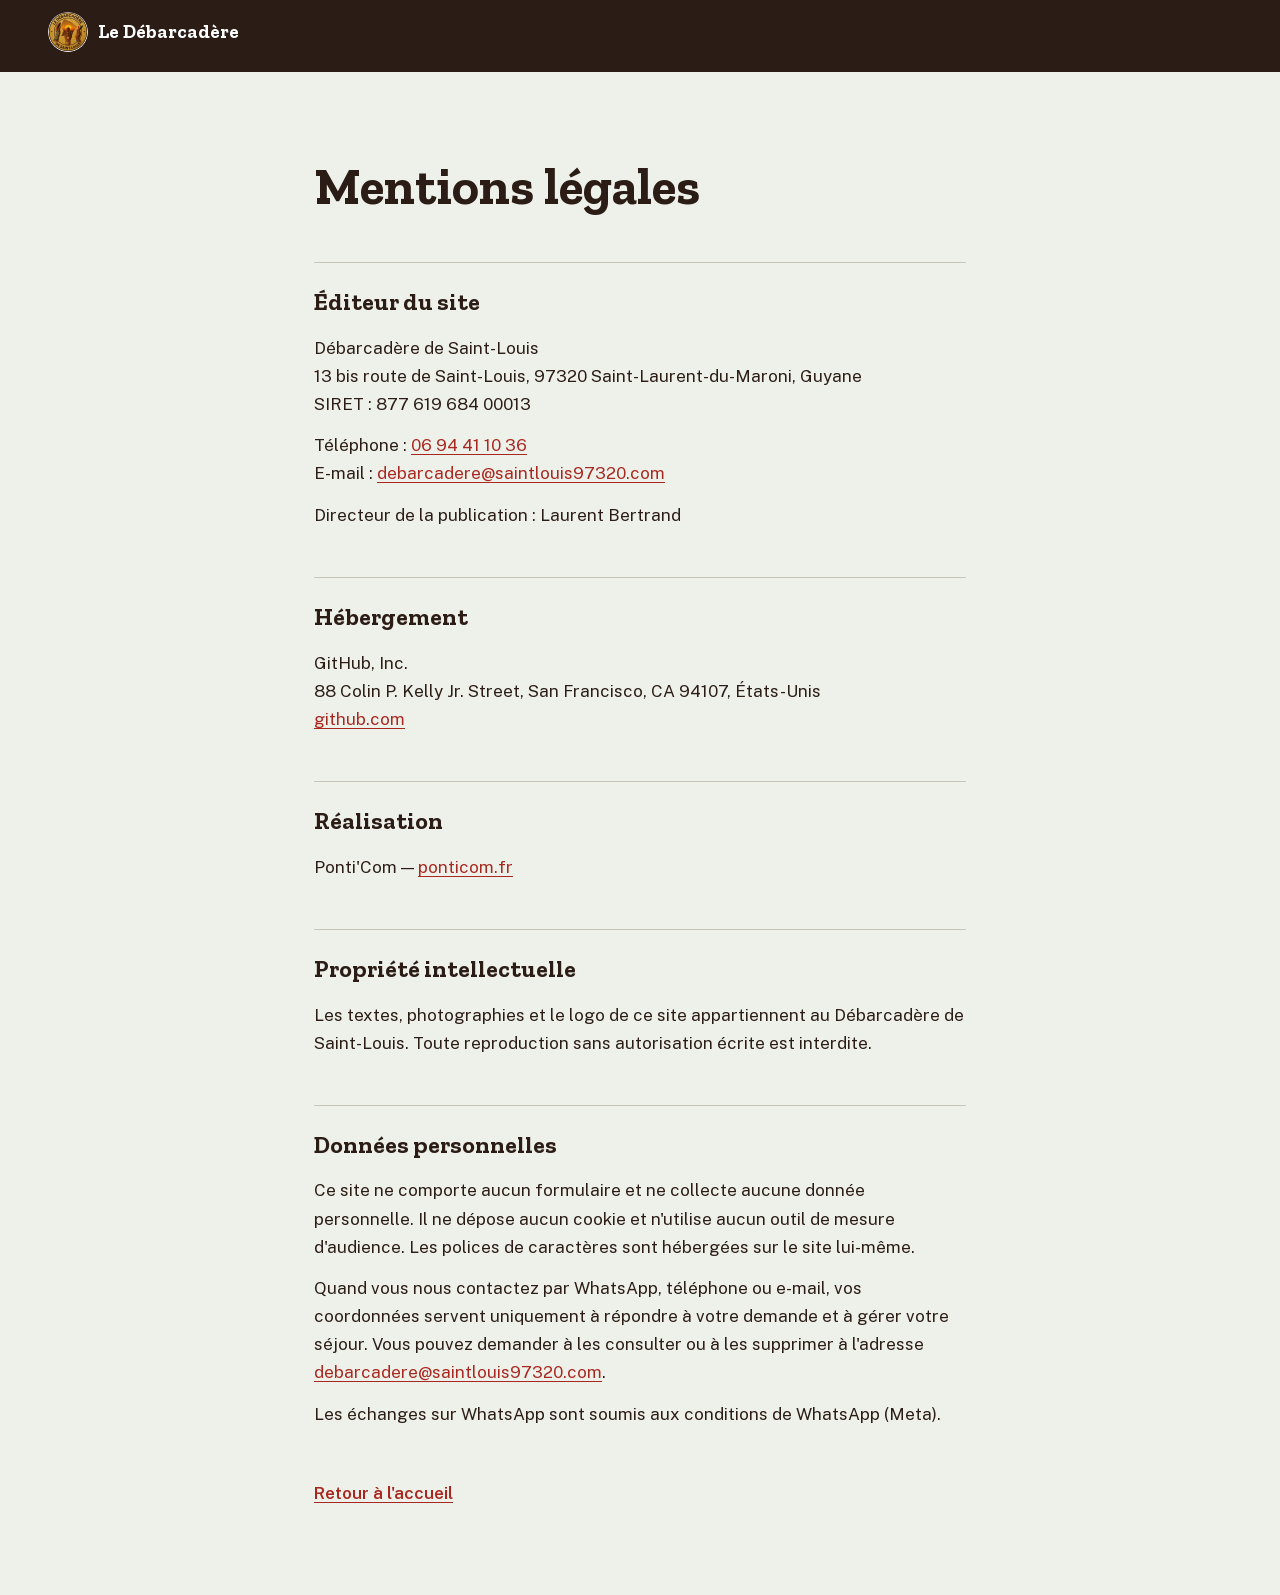
<file: mentions-legales.html>
<!doctype html>
<html lang="fr">
<head>
<meta charset="utf-8">
<meta name="viewport" content="width=device-width, initial-scale=1">
<title>Mentions légales — Le Débarcadère de Saint-Louis</title>
<meta name="robots" content="noindex, nofollow">
<link rel="stylesheet" href="fonts/fonts.css">
<link rel="icon" type="image/png" href="favicon.png">
<style>
:root{--chaux:#EEF0EA;--wacapou:#2B1D16;--wacapou-2:#5C4A3F;--tembe-rouge:#A8281F;--tembe-jaune:#E3AE1B;--pierre:#C9C4B8}
*{box-sizing:border-box;margin:0;padding:0}
body{font-family:"Public Sans",system-ui,sans-serif;font-size:1.0625rem;line-height:1.65;color:var(--wacapou);background:var(--chaux)}
a{color:var(--tembe-rouge);text-underline-offset:.2em}
:focus-visible{outline:3px solid var(--tembe-jaune);outline-offset:3px}
header{background:var(--wacapou);color:#fff;padding:12px clamp(16px,4vw,48px)}
header a{color:#fff;text-decoration:none;font-family:"Zilla Slab",Georgia,serif;font-weight:700;font-size:1.2rem;display:inline-flex;align-items:center;gap:10px}
header img{width:40px;height:40px;border-radius:50%}
main{max-width:44em;margin:0 auto;padding:clamp(40px,8vw,88px) clamp(16px,4vw,48px)}
h1{font-family:"Zilla Slab",Georgia,serif;font-size:clamp(2.2rem,5vw,3.2rem);line-height:1.05;margin-bottom:.8em}
h2{font-family:"Zilla Slab",Georgia,serif;font-size:1.5rem;margin:2em 0 .5em;padding-top:.8em;border-top:1px solid var(--pierre)}
p+p{margin-top:.8em}
.retour{display:inline-block;margin-top:3em;font-weight:600}
</style>
</head>
<body>
<header><a href="./"><img src="img/logo.webp" alt="" width="40" height="40">Le Débarcadère</a></header>
<main>
  <h1>Mentions légales</h1>

  <h2>Éditeur du site</h2>
  <p>Débarcadère de Saint-Louis<br>
  13 bis route de Saint-Louis, 97320 Saint-Laurent-du-Maroni, Guyane<br>
  SIRET : 877 619 684 00013</p>
  <p>Téléphone : <a href="tel:+594694411036">06 94 41 10 36</a><br>
  E-mail : <a href="mailto:debarcadere@saintlouis97320.com">debarcadere@saintlouis97320.com</a></p>
  <p>Directeur de la publication : Laurent Bertrand</p>

  <h2>Hébergement</h2>
  <p>GitHub, Inc.<br>
  88 Colin P. Kelly Jr. Street, San Francisco, CA 94107, États-Unis<br>
  <a href="https://github.com" rel="noopener">github.com</a></p>

  <h2>Réalisation</h2>
  <p>Ponti'Com — <a href="https://ponticom.fr" rel="noopener">ponticom.fr</a></p>

  <h2>Propriété intellectuelle</h2>
  <p>Les textes, photographies et le logo de ce site appartiennent au Débarcadère de Saint-Louis. Toute reproduction sans autorisation écrite est interdite.</p>

  <h2>Données personnelles</h2>
  <p>Ce site ne comporte aucun formulaire et ne collecte aucune donnée personnelle. Il ne dépose aucun cookie et n'utilise aucun outil de mesure d'audience. Les polices de caractères sont hébergées sur le site lui-même.</p>
  <p>Quand vous nous contactez par WhatsApp, téléphone ou e-mail, vos coordonnées servent uniquement à répondre à votre demande et à gérer votre séjour. Vous pouvez demander à les consulter ou à les supprimer à l'adresse <a href="mailto:debarcadere@saintlouis97320.com">debarcadere@saintlouis97320.com</a>.</p>
  <p>Les échanges sur WhatsApp sont soumis aux conditions de WhatsApp (Meta).</p>

  <a class="retour" href="./">Retour à l'accueil</a>
</main>
</body>
</html>
</file>
<file: fonts/fonts.css>
@font-face {
  font-family: 'Public Sans';
  font-style: italic;
  font-weight: 400;
  font-display: swap;
  src: url(PublicSans-400i.woff2) format('woff2');
  unicode-range: U+0000-00FF, U+0131, U+0152-0153, U+02BB-02BC, U+02C6, U+02DA, U+02DC, U+0304, U+0308, U+0329, U+2000-206F, U+20AC, U+2122, U+2191, U+2193, U+2212, U+2215, U+FEFF, U+FFFD;
}
@font-face {
  font-family: 'Public Sans';
  font-style: normal;
  font-weight: 400;
  font-display: swap;
  src: url(PublicSans-400.woff2) format('woff2');
  unicode-range: U+0000-00FF, U+0131, U+0152-0153, U+02BB-02BC, U+02C6, U+02DA, U+02DC, U+0304, U+0308, U+0329, U+2000-206F, U+20AC, U+2122, U+2191, U+2193, U+2212, U+2215, U+FEFF, U+FFFD;
}
@font-face {
  font-family: 'Public Sans';
  font-style: normal;
  font-weight: 600;
  font-display: swap;
  src: url(PublicSans-600.woff2) format('woff2');
  unicode-range: U+0000-00FF, U+0131, U+0152-0153, U+02BB-02BC, U+02C6, U+02DA, U+02DC, U+0304, U+0308, U+0329, U+2000-206F, U+20AC, U+2122, U+2191, U+2193, U+2212, U+2215, U+FEFF, U+FFFD;
}
@font-face {
  font-family: 'Zilla Slab';
  font-style: normal;
  font-weight: 500;
  font-display: swap;
  src: url(ZillaSlab-500.woff2) format('woff2');
  unicode-range: U+0000-00FF, U+0131, U+0152-0153, U+02BB-02BC, U+02C6, U+02DA, U+02DC, U+0304, U+0308, U+0329, U+2000-206F, U+20AC, U+2122, U+2191, U+2193, U+2212, U+2215, U+FEFF, U+FFFD;
}
@font-face {
  font-family: 'Zilla Slab';
  font-style: normal;
  font-weight: 600;
  font-display: swap;
  src: url(ZillaSlab-600.woff2) format('woff2');
  unicode-range: U+0000-00FF, U+0131, U+0152-0153, U+02BB-02BC, U+02C6, U+02DA, U+02DC, U+0304, U+0308, U+0329, U+2000-206F, U+20AC, U+2122, U+2191, U+2193, U+2212, U+2215, U+FEFF, U+FFFD;
}
@font-face {
  font-family: 'Zilla Slab';
  font-style: normal;
  font-weight: 700;
  font-display: swap;
  src: url(ZillaSlab-700.woff2) format('woff2');
  unicode-range: U+0000-00FF, U+0131, U+0152-0153, U+02BB-02BC, U+02C6, U+02DA, U+02DC, U+0304, U+0308, U+0329, U+2000-206F, U+20AC, U+2122, U+2191, U+2193, U+2212, U+2215, U+FEFF, U+FFFD;
}
</file>
